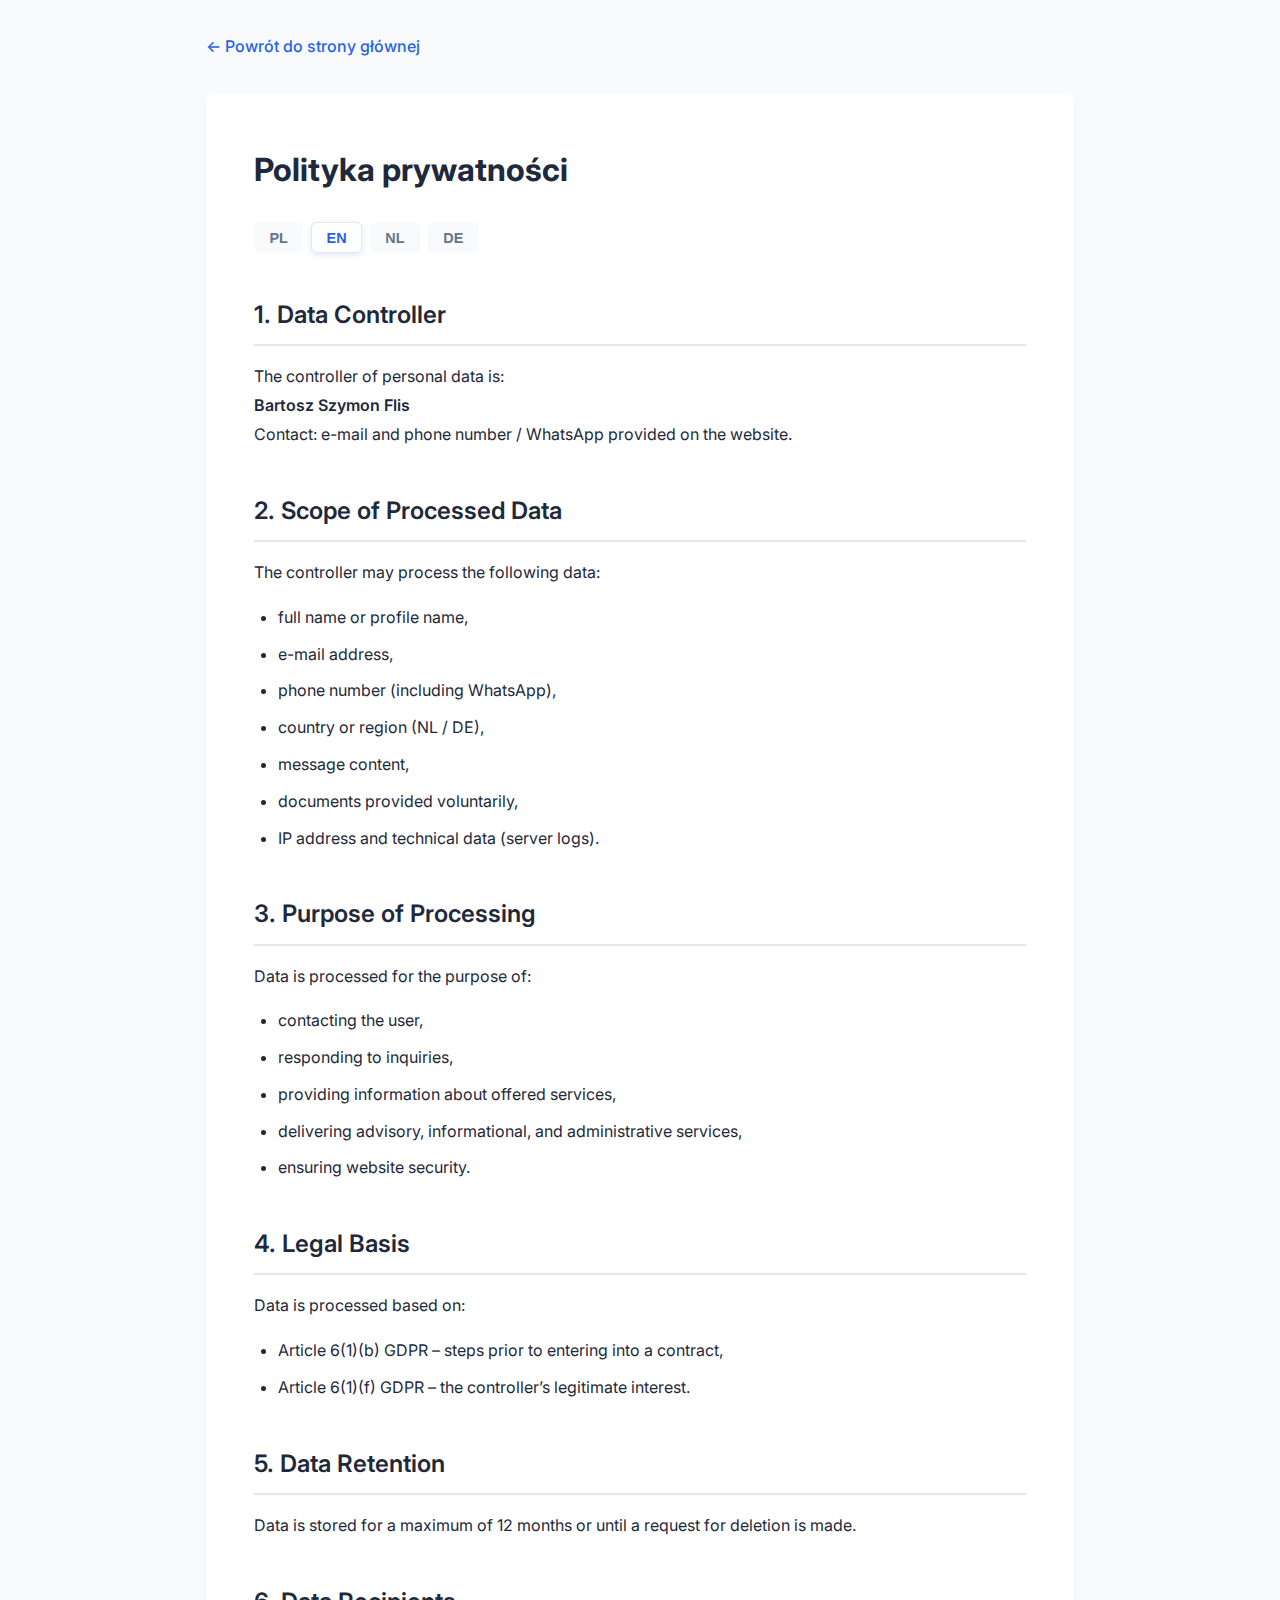
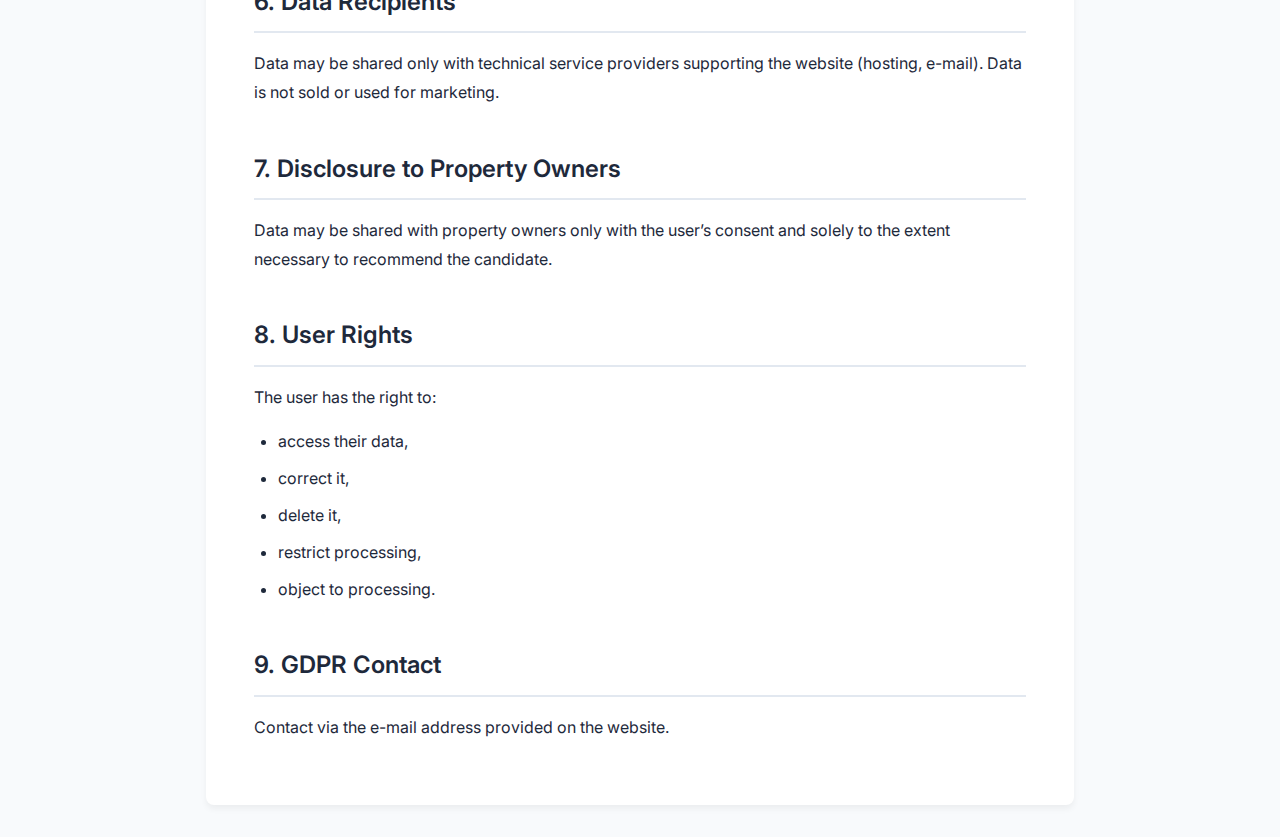
<file: polityka-prywatnosci.html>
<!DOCTYPE html>
<html lang="pl">
<head>
    <meta charset="UTF-8">
    <meta name="viewport" content="width=device-width, initial-scale=1.0">
    <title>Polityka Prywatności - NL•DE Relocation</title>
    <link rel="icon" href="data:image/svg+xml,<svg xmlns='http://www.w3.org/2000/svg' viewBox='0 0 100 100'><text y='.9em' font-size='90'>🏠</text></svg>">
    <link rel="preconnect" href="https://fonts.googleapis.com">
    <link rel="preconnect" href="https://fonts.gstatic.com" crossorigin>
    <link href="https://fonts.googleapis.com/css2?family=Inter:wght@400;500;600;700&display=swap" rel="stylesheet">
    <style>
        :root {
            --color-primary: #2563eb;
            --color-text: #1e293b;
            --color-text-light: #64748b;
            --color-bg: #ffffff;
            --color-bg-light: #f8fafc;
            --color-border: #e2e8f0;
            --spacing: 1rem;
            --max-width: 900px;
            --border-radius: 0.5rem;
        }
        
        * {
            margin: 0;
            padding: 0;
            box-sizing: border-box;
        }
        
        body {
            font-family: 'Inter', -apple-system, BlinkMacSystemFont, 'Segoe UI', sans-serif;
            line-height: 1.8;
            color: var(--color-text);
            background-color: var(--color-bg-light);
        }
        
        .container {
            max-width: var(--max-width);
            margin: 0 auto;
            padding: 2rem var(--spacing);
        }
        
        .back-link {
            display: inline-flex;
            align-items: center;
            gap: 0.5rem;
            color: var(--color-primary);
            text-decoration: none;
            margin-bottom: 2rem;
            font-weight: 500;
            transition: all 0.3s ease;
        }
        
        .back-link:hover {
            gap: 0.75rem;
        }
        
        .document {
            background: var(--color-bg);
            border-radius: var(--border-radius);
            padding: 3rem;
            box-shadow: 0 4px 6px rgba(0, 0, 0, 0.05);
        }

        .lang-selector {
            display: flex;
            flex-wrap: wrap;
            gap: 0.5rem;
            margin: 1.5rem 0 2rem;
        }

        .lang-btn {
            padding: 0.4rem 0.9rem;
            border-radius: 0.35rem;
            font-size: 0.9rem;
            font-weight: 600;
            color: var(--color-text-light);
            background: var(--color-bg-light);
            border: 1px solid transparent;
            transition: all 0.3s ease;
        }

        .lang-btn:hover,
        .lang-btn.active {
            color: var(--color-primary);
            background: var(--color-bg);
            border-color: var(--color-border);
            box-shadow: 0 2px 6px rgba(37, 99, 235, 0.15);
        }

        .hidden {
            display: none;
        }
        
        h1 {
            font-size: 2rem;
            font-weight: 700;
            margin-bottom: 1rem;
            color: var(--color-text);
        }
        
        h2 {
            font-size: 1.5rem;
            font-weight: 600;
            margin-top: 2.5rem;
            margin-bottom: 1rem;
            color: var(--color-text);
            border-bottom: 2px solid var(--color-border);
            padding-bottom: 0.5rem;
        }
        
        p {
            margin-bottom: 1rem;
            color: var(--color-text);
        }
        
        ul {
            margin-bottom: 1.5rem;
            padding-left: 1.5rem;
        }
        
        li {
            margin-bottom: 0.5rem;
            color: var(--color-text);
        }
        
        strong {
            font-weight: 600;
            color: var(--color-text);
        }
        
        @media (max-width: 768px) {
            .document {
                padding: 2rem 1.5rem;
            }
            
            h1 {
                font-size: 1.75rem;
            }
            
            h2 {
                font-size: 1.25rem;
            }

            .lang-selector {
                gap: 0.4rem;
            }

            .lang-btn {
                flex: 1 1 72px;
                text-align: center;
            }
        }
    </style>
</head>
<body>
    <div class="container">
        <a href="index.html" class="back-link">← Powrót do strony głównej</a>
        
        <section class="document policy-section">
            <h1>Polityka prywatności</h1>
            <div class="lang-selector" role="tablist" aria-label="Wybór języka">
                <button class="lang-btn active" type="button" data-lang="pl" role="tab" aria-selected="true">PL</button>
                <button class="lang-btn" type="button" data-lang="en" role="tab" aria-selected="false">EN</button>
                <button class="lang-btn" type="button" data-lang="nl" role="tab" aria-selected="false">NL</button>
                <button class="lang-btn" type="button" data-lang="de" role="tab" aria-selected="false">DE</button>
            </div>

            <div id="policy-pl">
                <h2>1. Administrator danych</h2>
                <p>Administratorem danych osobowych jest:<br><strong>Bartosz Szymon Flis</strong><br>Kontakt: e-mail oraz numer telefonu / WhatsApp podane na stronie internetowej.</p>

                <h2>2. Zakres przetwarzanych danych</h2>
                <p>Administrator może przetwarzać następujące dane:</p>
                <ul>
                    <li>imię i nazwisko lub nazwa profilu,</li>
                    <li>adres e-mail,</li>
                    <li>numer telefonu (w tym WhatsApp),</li>
                    <li>kraj lub region (NL / DE),</li>
                    <li>treść wiadomości,</li>
                    <li>dobrowolnie przekazane dokumenty,</li>
                    <li>adres IP oraz dane techniczne (logi serwera).</li>
                </ul>

                <h2>3. Cel przetwarzania danych</h2>
                <p>Dane przetwarzane są w celu:</p>
                <ul>
                    <li>kontaktu z użytkownikiem,</li>
                    <li>udzielenia odpowiedzi na zapytanie,</li>
                    <li>przekazania informacji o oferowanych usługach,</li>
                    <li>realizacji usług informacyjno-doradczych i administracyjnych,</li>
                    <li>zapewnienia bezpieczeństwa strony.</li>
                </ul>

                <h2>4. Podstawa prawna</h2>
                <p>Dane przetwarzane są na podstawie:</p>
                <ul>
                    <li>art. 6 ust. 1 lit. b RODO – działania przed zawarciem umowy,</li>
                    <li>art. 6 ust. 1 lit. f RODO – prawnie uzasadniony interes administratora.</li>
                </ul>

                <h2>5. Okres przechowywania danych</h2>
                <p>Dane przechowywane są maksymalnie 12 miesięcy lub do momentu żądania ich usunięcia.</p>

                <h2>6. Odbiorcy danych</h2>
                <p>Dane mogą być przekazywane wyłącznie podmiotom technicznym obsługującym stronę (hosting, e-mail). Dane nie są sprzedawane ani wykorzystywane marketingowo.</p>

                <h2>7. Przekazywanie danych właścicielom nieruchomości</h2>
                <p>Dane mogą być przekazywane właścicielom nieruchomości wyłącznie po uzyskaniu zgody użytkownika i tylko w zakresie niezbędnym do polecenia kandydata.</p>

                <h2>8. Prawa użytkownika</h2>
                <p>Użytkownik ma prawo do:</p>
                <ul>
                    <li>dostępu do danych,</li>
                    <li>ich poprawiania,</li>
                    <li>usunięcia,</li>
                    <li>ograniczenia przetwarzania,</li>
                    <li>wniesienia sprzeciwu.</li>
                </ul>

                <h2>9. Kontakt w sprawach RODO</h2>
                <p>Kontakt poprzez e-mail podany na stronie internetowej.</p>
            </div>

            <div id="policy-en" class="hidden">
                <h2>1. Data Controller</h2>
                <p>The controller of personal data is:<br><strong>Bartosz Szymon Flis</strong><br>Contact: e-mail and phone number / WhatsApp provided on the website.</p>

                <h2>2. Scope of Processed Data</h2>
                <p>The controller may process the following data:</p>
                <ul>
                    <li>full name or profile name,</li>
                    <li>e-mail address,</li>
                    <li>phone number (including WhatsApp),</li>
                    <li>country or region (NL / DE),</li>
                    <li>message content,</li>
                    <li>documents provided voluntarily,</li>
                    <li>IP address and technical data (server logs).</li>
                </ul>

                <h2>3. Purpose of Processing</h2>
                <p>Data is processed for the purpose of:</p>
                <ul>
                    <li>contacting the user,</li>
                    <li>responding to inquiries,</li>
                    <li>providing information about offered services,</li>
                    <li>delivering advisory, informational, and administrative services,</li>
                    <li>ensuring website security.</li>
                </ul>

                <h2>4. Legal Basis</h2>
                <p>Data is processed based on:</p>
                <ul>
                    <li>Article 6(1)(b) GDPR – steps prior to entering into a contract,</li>
                    <li>Article 6(1)(f) GDPR – the controller’s legitimate interest.</li>
                </ul>

                <h2>5. Data Retention</h2>
                <p>Data is stored for a maximum of 12 months or until a request for deletion is made.</p>

                <h2>6. Data Recipients</h2>
                <p>Data may be shared only with technical service providers supporting the website (hosting, e-mail). Data is not sold or used for marketing.</p>

                <h2>7. Disclosure to Property Owners</h2>
                <p>Data may be shared with property owners only with the user’s consent and solely to the extent necessary to recommend the candidate.</p>

                <h2>8. User Rights</h2>
                <p>The user has the right to:</p>
                <ul>
                    <li>access their data,</li>
                    <li>correct it,</li>
                    <li>delete it,</li>
                    <li>restrict processing,</li>
                    <li>object to processing.</li>
                </ul>

                <h2>9. GDPR Contact</h2>
                <p>Contact via the e-mail address provided on the website.</p>
            </div>

            <div id="policy-nl" class="hidden">
                <h2>1. Verwerkingsverantwoordelijke</h2>
                <p>De verwerkingsverantwoordelijke voor persoonsgegevens is:<br><strong>Bartosz Szymon Flis</strong><br>Contact: e-mail en telefoonnummer / WhatsApp vermeld op de website.</p>

                <h2>2. Omvang van de verwerkte gegevens</h2>
                <p>De verwerkingsverantwoordelijke kan de volgende gegevens verwerken:</p>
                <ul>
                    <li>voor- en achternaam of profielnaam,</li>
                    <li>e-mailadres,</li>
                    <li>telefoonnummer (inclusief WhatsApp),</li>
                    <li>land of regio (NL / DE),</li>
                    <li>inhoud van het bericht,</li>
                    <li>vrijwillig verstrekte documenten,</li>
                    <li>IP-adres en technische gegevens (serverlogs).</li>
                </ul>

                <h2>3. Doel van de verwerking</h2>
                <p>Gegevens worden verwerkt met als doel:</p>
                <ul>
                    <li>contact met de gebruiker,</li>
                    <li>beantwoorden van vragen,</li>
                    <li>informeren over aangeboden diensten,</li>
                    <li>uitvoeren van informatieve, adviserende en administratieve diensten,</li>
                    <li>beveiliging van de website.</li>
                </ul>

                <h2>4. Rechtsgrond</h2>
                <p>Gegevens worden verwerkt op basis van:</p>
                <ul>
                    <li>artikel 6 lid 1 sub b AVG – handelingen voorafgaand aan een overeenkomst,</li>
                    <li>artikel 6 lid 1 sub f AVG – gerechtvaardigd belang van de verwerkingsverantwoordelijke.</li>
                </ul>

                <h2>5. Bewaartermijn</h2>
                <p>Gegevens worden maximaal 12 maanden bewaard of tot het moment dat om verwijdering wordt gevraagd.</p>

                <h2>6. Ontvangers van gegevens</h2>
                <p>Gegevens kunnen uitsluitend worden gedeeld met technische dienstverleners die de website ondersteunen (hosting, e-mail). Gegevens worden niet verkocht of gebruikt voor marketing.</p>

                <h2>7. Doorgifte aan vastgoedeigenaren</h2>
                <p>Gegevens kunnen uitsluitend met toestemming van de gebruiker worden gedeeld met vastgoedeigenaren en alleen voor zover nodig om de kandidaat voor te stellen.</p>

                <h2>8. Rechten van de gebruiker</h2>
                <p>De gebruiker heeft het recht om:</p>
                <ul>
                    <li>inzage in gegevens te krijgen,</li>
                    <li>gegevens te laten corrigeren,</li>
                    <li>gegevens te laten verwijderen,</li>
                    <li>de verwerking te beperken,</li>
                    <li>bezwaar te maken.</li>
                </ul>

                <h2>9. Contact over AVG</h2>
                <p>Contact via het e-mailadres dat op de website staat vermeld.</p>
            </div>

            <div id="policy-de" class="hidden">
                <h2>1. Verantwortlicher</h2>
                <p>Verantwortlich für die Verarbeitung personenbezogener Daten ist:<br><strong>Bartosz Szymon Flis</strong><br>Kontakt: E-Mail und Telefonnummer / WhatsApp wie auf der Website angegeben.</p>

                <h2>2. Umfang der verarbeiteten Daten</h2>
                <p>Der Verantwortliche kann folgende Daten verarbeiten:</p>
                <ul>
                    <li>Vor- und Nachname oder Profilname,</li>
                    <li>E-Mail-Adresse,</li>
                    <li>Telefonnummer (einschließlich WhatsApp),</li>
                    <li>Land oder Region (NL / DE),</li>
                    <li>Nachrichteninhalt,</li>
                    <li>freiwillig bereitgestellte Dokumente,</li>
                    <li>IP-Adresse und technische Daten (Server-Logs).</li>
                </ul>

                <h2>3. Zweck der Verarbeitung</h2>
                <p>Daten werden verarbeitet zu folgenden Zwecken:</p>
                <ul>
                    <li>Kontaktaufnahme mit dem Nutzer,</li>
                    <li>Beantwortung von Anfragen,</li>
                    <li>Bereitstellung von Informationen zu angebotenen Dienstleistungen,</li>
                    <li>Erbringung von Informations-, Beratungs- und Verwaltungsleistungen,</li>
                    <li>Sicherheit der Website.</li>
                </ul>

                <h2>4. Rechtsgrundlage</h2>
                <p>Die Verarbeitung erfolgt auf Grundlage von:</p>
                <ul>
                    <li>Art. 6 Abs. 1 lit. b DSGVO – Maßnahmen vor Abschluss eines Vertrags,</li>
                    <li>Art. 6 Abs. 1 lit. f DSGVO – berechtigtes Interesse des Verantwortlichen.</li>
                </ul>

                <h2>5. Speicherdauer</h2>
                <p>Daten werden maximal 12 Monate gespeichert oder bis zur Anforderung ihrer Löschung.</p>

                <h2>6. Empfänger der Daten</h2>
                <p>Daten dürfen ausschließlich an technische Dienstleister weitergegeben werden, die die Website betreuen (Hosting, E-Mail). Daten werden weder verkauft noch zu Marketingzwecken verwendet.</p>

                <h2>7. Weitergabe an Immobilieneigentümer</h2>
                <p>Daten dürfen nur mit Zustimmung des Nutzers und ausschließlich im erforderlichen Umfang an Immobilieneigentümer weitergegeben werden, um den Kandidaten vorzuschlagen.</p>

                <h2>8. Rechte des Nutzers</h2>
                <p>Der Nutzer hat das Recht auf:</p>
                <ul>
                    <li>Zugriff auf die Daten,</li>
                    <li>Berichtigung,</li>
                    <li>Löschung,</li>
                    <li>Einschränkung der Verarbeitung,</li>
                    <li>Widerspruch.</li>
                </ul>

                <h2>9. Kontakt in DSGVO-Angelegenheiten</h2>
                <p>Kontakt per E-Mail, die auf der Website angegeben ist.</p>
            </div>
        </section>
    </div>
    <script>
        const langButtons = document.querySelectorAll('.lang-btn');
        const policyBlocks = {
            pl: document.getElementById('policy-pl'),
            en: document.getElementById('policy-en'),
            nl: document.getElementById('policy-nl'),
            de: document.getElementById('policy-de')
        };

        const setActiveLanguage = (lang) => {
            langButtons.forEach(button => {
                const isActive = button.dataset.lang === lang;
                button.classList.toggle('active', isActive);
                button.setAttribute('aria-selected', isActive.toString());
            });

            Object.entries(policyBlocks).forEach(([key, block]) => {
                if (!block) {
                    return;
                }
                block.classList.toggle('hidden', key !== lang);
            });
        };

        langButtons.forEach(button => {
            button.addEventListener('click', () => {
                setActiveLanguage(button.dataset.lang);
            });
        });

        const preferredLang = (navigator.language || '').toLowerCase();
        const normalizedLang = preferredLang.split('-')[0];
        if (policyBlocks[normalizedLang]) {
            setActiveLanguage(normalizedLang);
        }
    </script>
</body>
</html>
</file>
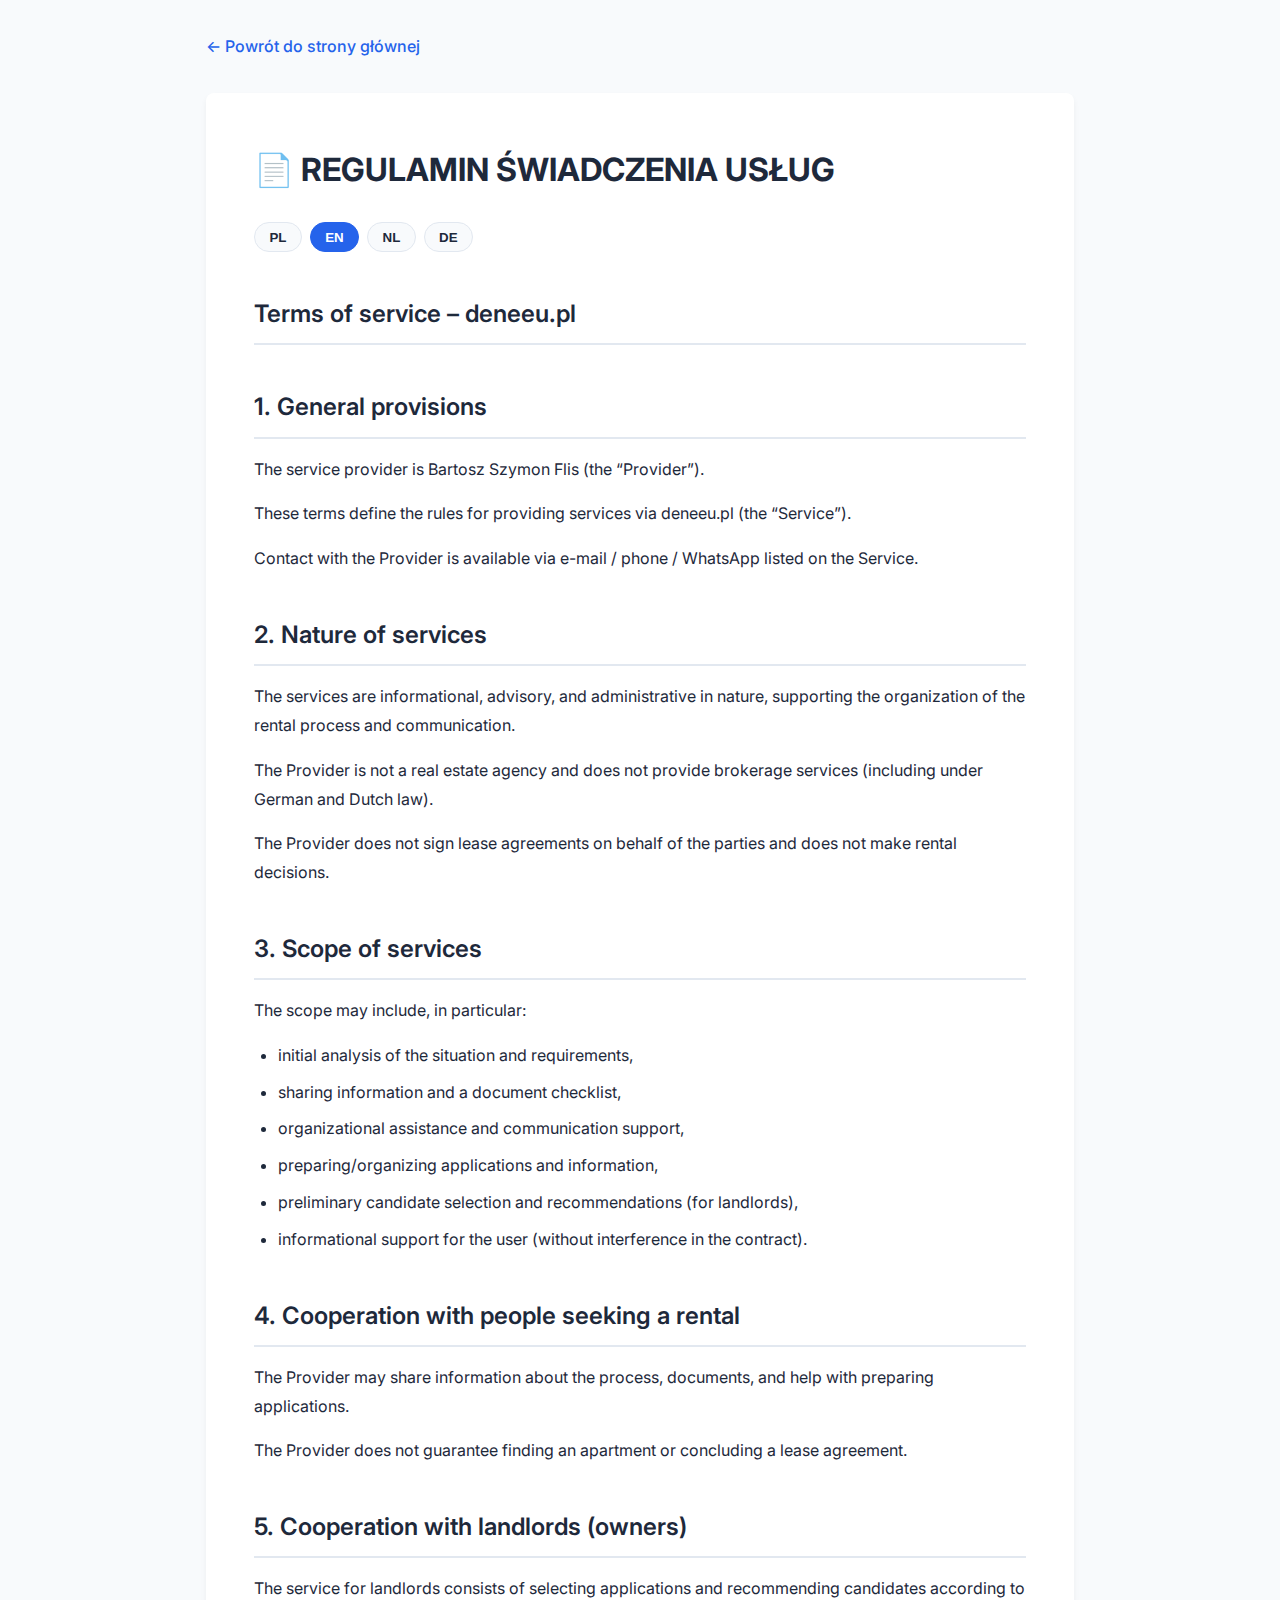
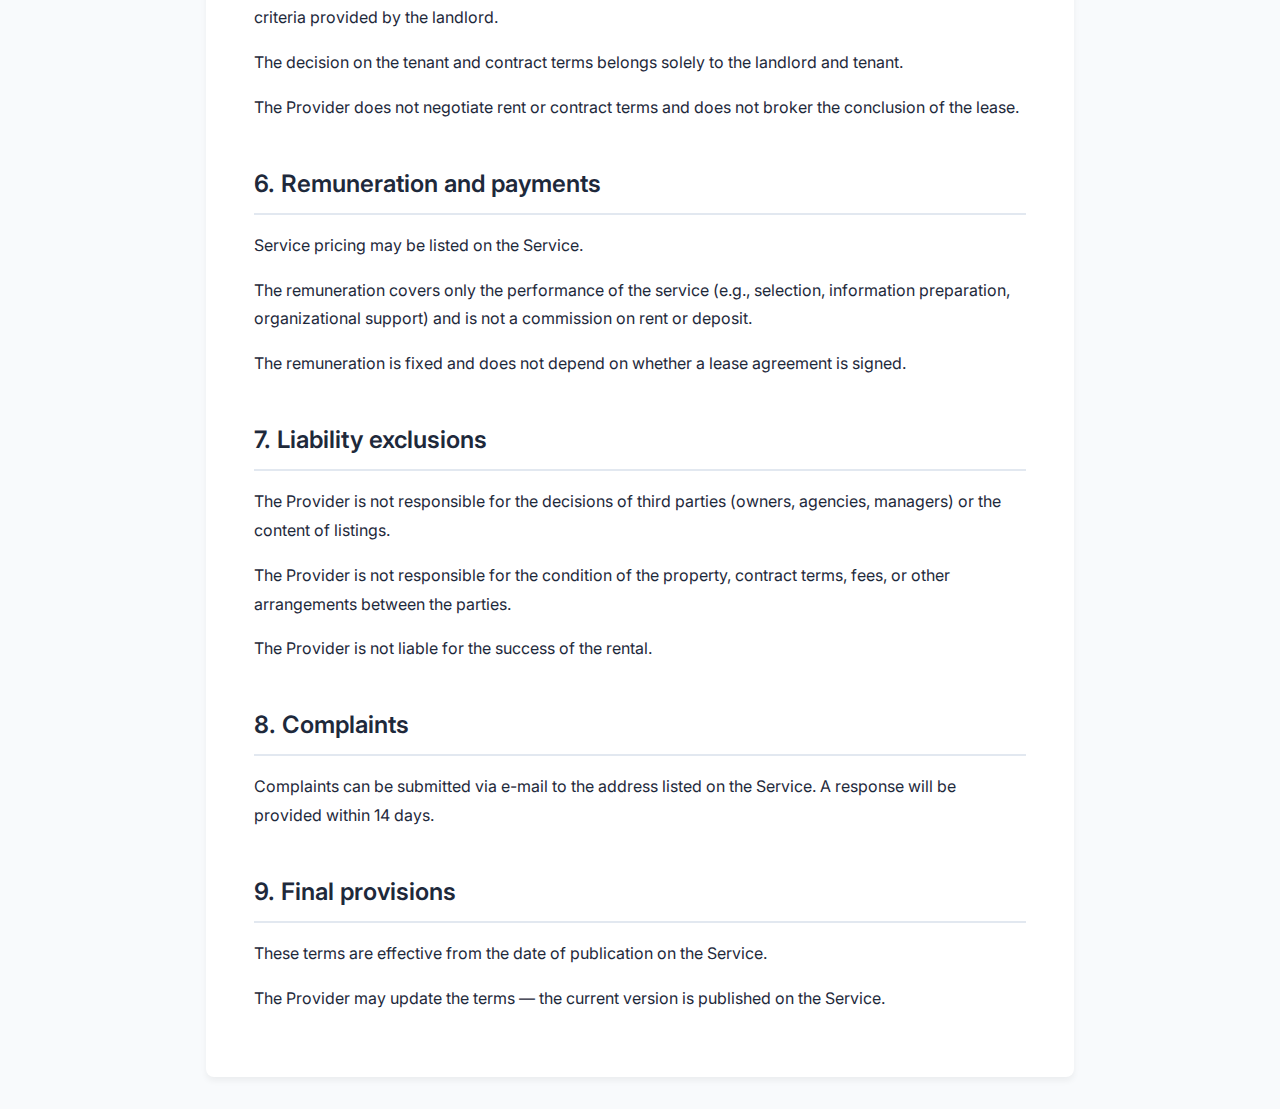
<file: regulamin.html>
<!DOCTYPE html>
<html lang="pl">
<head>
    <meta charset="UTF-8">
    <meta name="viewport" content="width=device-width, initial-scale=1.0">
    <title>Regulamin - NL•DE Relocation</title>
    <link rel="icon" href="data:image/svg+xml,<svg xmlns='http://www.w3.org/2000/svg' viewBox='0 0 100 100'><text y='.9em' font-size='90'>🏠</text></svg>">
    <link rel="preconnect" href="https://fonts.googleapis.com">
    <link rel="preconnect" href="https://fonts.gstatic.com" crossorigin>
    <link href="https://fonts.googleapis.com/css2?family=Inter:wght@400;500;600;700&display=swap" rel="stylesheet">
    <style>
        :root {
            --color-primary: #2563eb;
            --color-text: #1e293b;
            --color-text-light: #64748b;
            --color-bg: #ffffff;
            --color-bg-light: #f8fafc;
            --color-border: #e2e8f0;
            --spacing: 1rem;
            --max-width: 900px;
            --border-radius: 0.5rem;
        }
        
        * {
            margin: 0;
            padding: 0;
            box-sizing: border-box;
        }
        
        body {
            font-family: 'Inter', -apple-system, BlinkMacSystemFont, 'Segoe UI', sans-serif;
            line-height: 1.8;
            color: var(--color-text);
            background-color: var(--color-bg-light);
        }
        
        .container {
            max-width: var(--max-width);
            margin: 0 auto;
            padding: 2rem var(--spacing);
        }
        
        .back-link {
            display: inline-flex;
            align-items: center;
            gap: 0.5rem;
            color: var(--color-primary);
            text-decoration: none;
            margin-bottom: 2rem;
            font-weight: 500;
            transition: all 0.3s ease;
        }
        
        .back-link:hover {
            gap: 0.75rem;
        }
        
        .document {
            background: var(--color-bg);
            border-radius: var(--border-radius);
            padding: 3rem;
            box-shadow: 0 4px 6px rgba(0, 0, 0, 0.05);
        }

        .lang-selector {
            display: flex;
            gap: 0.5rem;
            margin: 1.5rem 0 2rem;
            flex-wrap: wrap;
        }

        .lang-btn {
            background: var(--color-bg-light);
            border: 1px solid var(--color-border);
            color: var(--color-text);
            padding: 0.4rem 0.9rem;
            border-radius: 999px;
            cursor: pointer;
            font-weight: 600;
            transition: all 0.2s ease;
        }

        .lang-btn:hover,
        .lang-btn.active {
            background: var(--color-primary);
            color: #ffffff;
            border-color: var(--color-primary);
        }
        
        h1 {
            font-size: 2rem;
            font-weight: 700;
            margin-bottom: 1rem;
            color: var(--color-text);
        }
        
        h2 {
            font-size: 1.5rem;
            font-weight: 600;
            margin-top: 2.5rem;
            margin-bottom: 1rem;
            color: var(--color-text);
            border-bottom: 2px solid var(--color-border);
            padding-bottom: 0.5rem;
        }
        
        p {
            margin-bottom: 1rem;
            color: var(--color-text);
        }
        
        ul {
            margin-bottom: 1.5rem;
            padding-left: 1.5rem;
        }
        
        li {
            margin-bottom: 0.5rem;
            color: var(--color-text);
        }

        .terms-content.hidden {
            display: none;
        }
        
        @media (max-width: 768px) {
            .document {
                padding: 2rem 1.5rem;
            }
            
            h1 {
                font-size: 1.75rem;
            }
            
            h2 {
                font-size: 1.25rem;
            }
        }
    </style>
</head>
<body>
    <div class="container">
        <a href="index.html" class="back-link">← Powrót do strony głównej</a>
        
        <div class="document">
            <h1>📄 REGULAMIN ŚWIADCZENIA USŁUG</h1>
            <div class="lang-selector" aria-label="Wybór języka">
                <button class="lang-btn active" data-lang="pl">PL</button>
                <button class="lang-btn" data-lang="en">EN</button>
                <button class="lang-btn" data-lang="nl">NL</button>
                <button class="lang-btn" data-lang="de">DE</button>
            </div>

            <div id="terms-pl" class="terms-content">
                <h2>Regulamin świadczenia usług – deneeu.pl</h2>

                <h2>1. Postanowienia ogólne</h2>
                <p>Usługodawcą jest Bartosz Szymon Flis (dalej „Usługodawca”).</p>
                <p>Regulamin określa zasady świadczenia usług w ramach strony deneeu.pl („Serwis”).</p>
                <p>Kontakt z Usługodawcą odbywa się przez e-mail / telefon / WhatsApp wskazane w Serwisie.</p>

                <h2>2. Charakter usług</h2>
                <p>Usługi mają charakter informacyjno-doradczy i administracyjny – polegają na wsparciu w uporządkowaniu procesu najmu i komunikacji.</p>
                <p>Usługodawca nie jest agencją nieruchomości i nie świadczy usług pośrednictwa (w tym w rozumieniu prawa niemieckiego i niderlandzkiego).</p>
                <p>Usługodawca nie podpisuje umów najmu w imieniu stron ani nie podejmuje decyzji o wynajmie.</p>

                <h2>3. Zakres usług</h2>
                <p>Zakres może obejmować w szczególności:</p>
                <ul>
                    <li>wstępną analizę sytuacji i wymagań,</li>
                    <li>przekazanie informacji i checklist dokumentów,</li>
                    <li>pomoc organizacyjną i wsparcie komunikacyjne,</li>
                    <li>przygotowanie/porządkowanie zgłoszeń i informacji,</li>
                    <li>wstępną selekcję kandydatów i polecenie zgłoszeń (dla wynajmujących),</li>
                    <li>wsparcie informacyjne po stronie użytkownika (bez ingerencji w umowę).</li>
                </ul>

                <h2>4. Zasady współpracy z osobami szukającymi najmu</h2>
                <p>Usługodawca może przekazywać informacje o procesie, dokumentach oraz pomaganiu w przygotowaniu zgłoszeń.</p>
                <p>Usługodawca nie gwarantuje znalezienia mieszkania ani zawarcia umowy najmu.</p>

                <h2>5. Zasady współpracy z wynajmującymi (właścicielami)</h2>
                <p>Usługa dla wynajmujących polega na selekcji zgłoszeń i poleceniu kandydatów zgodnie z kryteriami przekazanymi przez wynajmującego.</p>
                <p>Decyzja o wyborze najemcy oraz warunki umowy należą wyłącznie do wynajmującego i najemcy.</p>
                <p>Usługodawca nie negocjuje czynszu ani warunków umowy i nie pośredniczy w jej zawarciu.</p>

                <h2>6. Wynagrodzenie i płatności</h2>
                <p>Cennik usług może być wskazany w Serwisie.</p>
                <p>Wynagrodzenie dotyczy wyłącznie wykonania usługi (np. selekcji, opracowania informacji, wsparcia organizacyjnego) i nie jest prowizją od czynszu ani kaucji.</p>
                <p>Wynagrodzenie jest stałe i nie zależy od tego, czy dojdzie do podpisania umowy najmu.</p>

                <h2>7. Wyłączenia odpowiedzialności</h2>
                <p>Usługodawca nie odpowiada za decyzje osób trzecich (właścicieli, agencji, zarządców) ani za treść ogłoszeń.</p>
                <p>Usługodawca nie odpowiada za stan nieruchomości, warunki umowy, wysokość opłat ani inne ustalenia między stronami.</p>
                <p>Usługodawca nie ponosi odpowiedzialności za skuteczność wynajmu.</p>

                <h2>8. Reklamacje</h2>
                <p>Reklamacje można składać e-mailowo na adres wskazany w Serwisie. Odpowiedź zostanie udzielona w terminie do 14 dni.</p>

                <h2>9. Postanowienia końcowe</h2>
                <p>Regulamin obowiązuje od dnia publikacji w Serwisie.</p>
                <p>Usługodawca może aktualizować regulamin – aktualna wersja jest publikowana w Serwisie.</p>
            </div>

            <div id="terms-en" class="terms-content hidden">
                <h2>Terms of service – deneeu.pl</h2>

                <h2>1. General provisions</h2>
                <p>The service provider is Bartosz Szymon Flis (the “Provider”).</p>
                <p>These terms define the rules for providing services via deneeu.pl (the “Service”).</p>
                <p>Contact with the Provider is available via e-mail / phone / WhatsApp listed on the Service.</p>

                <h2>2. Nature of services</h2>
                <p>The services are informational, advisory, and administrative in nature, supporting the organization of the rental process and communication.</p>
                <p>The Provider is not a real estate agency and does not provide brokerage services (including under German and Dutch law).</p>
                <p>The Provider does not sign lease agreements on behalf of the parties and does not make rental decisions.</p>

                <h2>3. Scope of services</h2>
                <p>The scope may include, in particular:</p>
                <ul>
                    <li>initial analysis of the situation and requirements,</li>
                    <li>sharing information and a document checklist,</li>
                    <li>organizational assistance and communication support,</li>
                    <li>preparing/organizing applications and information,</li>
                    <li>preliminary candidate selection and recommendations (for landlords),</li>
                    <li>informational support for the user (without interference in the contract).</li>
                </ul>

                <h2>4. Cooperation with people seeking a rental</h2>
                <p>The Provider may share information about the process, documents, and help with preparing applications.</p>
                <p>The Provider does not guarantee finding an apartment or concluding a lease agreement.</p>

                <h2>5. Cooperation with landlords (owners)</h2>
                <p>The service for landlords consists of selecting applications and recommending candidates according to criteria provided by the landlord.</p>
                <p>The decision on the tenant and contract terms belongs solely to the landlord and tenant.</p>
                <p>The Provider does not negotiate rent or contract terms and does not broker the conclusion of the lease.</p>

                <h2>6. Remuneration and payments</h2>
                <p>Service pricing may be listed on the Service.</p>
                <p>The remuneration covers only the performance of the service (e.g., selection, information preparation, organizational support) and is not a commission on rent or deposit.</p>
                <p>The remuneration is fixed and does not depend on whether a lease agreement is signed.</p>

                <h2>7. Liability exclusions</h2>
                <p>The Provider is not responsible for the decisions of third parties (owners, agencies, managers) or the content of listings.</p>
                <p>The Provider is not responsible for the condition of the property, contract terms, fees, or other arrangements between the parties.</p>
                <p>The Provider is not liable for the success of the rental.</p>

                <h2>8. Complaints</h2>
                <p>Complaints can be submitted via e-mail to the address listed on the Service. A response will be provided within 14 days.</p>

                <h2>9. Final provisions</h2>
                <p>These terms are effective from the date of publication on the Service.</p>
                <p>The Provider may update the terms — the current version is published on the Service.</p>
            </div>

            <div id="terms-nl" class="terms-content hidden">
                <h2>Algemene voorwaarden dienstverlening – deneeu.pl</h2>

                <h2>1. Algemene bepalingen</h2>
                <p>De dienstverlener is Bartosz Szymon Flis (de “Dienstverlener”).</p>
                <p>Deze voorwaarden bepalen de regels voor het verlenen van diensten via deneeu.pl (de “Dienst”).</p>
                <p>Contact met de Dienstverlener verloopt via e-mail / telefoon / WhatsApp zoals vermeld op de Dienst.</p>

                <h2>2. Aard van de diensten</h2>
                <p>De diensten zijn informatief, adviserend en administratief van aard en ondersteunen bij het ordenen van het verhuurproces en de communicatie.</p>
                <p>De Dienstverlener is geen makelaar en verleent geen bemiddelingsdiensten (ook niet in de zin van het Duitse of Nederlandse recht).</p>
                <p>De Dienstverlener ondertekent geen huurovereenkomsten namens partijen en neemt geen beslissingen over verhuur.</p>

                <h2>3. Omvang van de diensten</h2>
                <p>De omvang kan onder meer omvatten:</p>
                <ul>
                    <li>een eerste analyse van de situatie en wensen,</li>
                    <li>het verstrekken van informatie en een documentenchecklist,</li>
                    <li>organisatorische hulp en ondersteuning bij communicatie,</li>
                    <li>het voorbereiden/ordenen van aanmeldingen en informatie,</li>
                    <li>een eerste selectie van kandidaten en het aanbevelen van aanmeldingen (voor verhuurders),</li>
                    <li>informatieve ondersteuning voor de gebruiker (zonder inmenging in de overeenkomst).</li>
                </ul>

                <h2>4. Samenwerking met woningzoekers</h2>
                <p>De Dienstverlener kan informatie geven over het proces, documenten en helpen bij het voorbereiden van aanmeldingen.</p>
                <p>De Dienstverlener garandeert geen woning of het sluiten van een huurovereenkomst.</p>

                <h2>5. Samenwerking met verhuurders (eigenaren)</h2>
                <p>De dienst voor verhuurders bestaat uit het selecteren van aanmeldingen en het aanbevelen van kandidaten volgens de criteria van de verhuurder.</p>
                <p>De beslissing over de huurder en de contractvoorwaarden ligt uitsluitend bij verhuurder en huurder.</p>
                <p>De Dienstverlener onderhandelt niet over huur of contractvoorwaarden en bemiddelt niet bij het sluiten van de overeenkomst.</p>

                <h2>6. Vergoeding en betalingen</h2>
                <p>De tarieven kunnen op de Dienst worden vermeld.</p>
                <p>De vergoeding betreft uitsluitend de uitvoering van de dienst (bijv. selectie, informatievoorbereiding, organisatorische ondersteuning) en is geen commissie over huur of borg.</p>
                <p>De vergoeding is vast en hangt niet af van het al dan niet sluiten van een huurovereenkomst.</p>

                <h2>7. Aansprakelijkheidsuitsluitingen</h2>
                <p>De Dienstverlener is niet verantwoordelijk voor beslissingen van derden (eigenaren, bureaus, beheerders) of de inhoud van advertenties.</p>
                <p>De Dienstverlener is niet verantwoordelijk voor de staat van het pand, contractvoorwaarden, kosten of andere afspraken tussen partijen.</p>
                <p>De Dienstverlener is niet aansprakelijk voor het succes van de verhuur.</p>

                <h2>8. Klachten</h2>
                <p>Klachten kunnen per e-mail worden ingediend via het adres vermeld op de Dienst. Een reactie wordt binnen 14 dagen gegeven.</p>

                <h2>9. Slotbepalingen</h2>
                <p>Deze voorwaarden gelden vanaf de datum van publicatie op de Dienst.</p>
                <p>De Dienstverlener kan de voorwaarden bijwerken — de actuele versie wordt op de Dienst gepubliceerd.</p>
            </div>

            <div id="terms-de" class="terms-content hidden">
                <h2>Allgemeine Geschäftsbedingungen – deneeu.pl</h2>

                <h2>1. Allgemeine Bestimmungen</h2>
                <p>Dienstleister ist Bartosz Szymon Flis (der „Dienstleister“).</p>
                <p>Diese Bedingungen regeln die Erbringung von Leistungen über den Dienst deneeu.pl (der „Dienst“).</p>
                <p>Die Kontaktaufnahme mit dem Dienstleister erfolgt per E-Mail / Telefon / WhatsApp wie im Dienst angegeben.</p>

                <h2>2. Art der Leistungen</h2>
                <p>Die Leistungen sind informativ, beratend und administrativ und unterstützen die Ordnung des Mietprozesses und der Kommunikation.</p>
                <p>Der Dienstleister ist keine Immobilienagentur und erbringt keine Maklerleistungen (auch nicht im Sinne des deutschen oder niederländischen Rechts).</p>
                <p>Der Dienstleister unterzeichnet keine Mietverträge im Namen der Parteien und trifft keine Entscheidungen über die Vermietung.</p>

                <h2>3. Leistungsumfang</h2>
                <p>Der Umfang kann insbesondere umfassen:</p>
                <ul>
                    <li>eine erste Analyse der Situation und Anforderungen,</li>
                    <li>die Bereitstellung von Informationen und einer Dokumenten-Checkliste,</li>
                    <li>organisatorische Hilfe und Kommunikationsunterstützung,</li>
                    <li>Vorbereitung/Ordnung von Anfragen und Informationen,</li>
                    <li>eine erste Auswahl von Kandidaten und Empfehlung von Bewerbungen (für Vermieter),</li>
                    <li>informative Unterstützung für den Nutzer (ohne Eingriff in den Vertrag).</li>
                </ul>

                <h2>4. Zusammenarbeit mit Wohnungssuchenden</h2>
                <p>Der Dienstleister kann Informationen zum Prozess und zu Dokumenten bereitstellen sowie bei der Vorbereitung von Bewerbungen helfen.</p>
                <p>Der Dienstleister garantiert weder eine Wohnung noch den Abschluss eines Mietvertrags.</p>

                <h2>5. Zusammenarbeit mit Vermietern (Eigentümern)</h2>
                <p>Die Leistung für Vermieter umfasst die Auswahl von Bewerbungen und die Empfehlung von Kandidaten gemäß den vom Vermieter angegebenen Kriterien.</p>
                <p>Die Entscheidung über den Mieter und die Vertragsbedingungen liegt ausschließlich bei Vermieter und Mieter.</p>
                <p>Der Dienstleister verhandelt weder Miete noch Vertragsbedingungen und vermittelt nicht beim Vertragsabschluss.</p>

                <h2>6. Vergütung und Zahlungen</h2>
                <p>Die Preise können im Dienst angegeben sein.</p>
                <p>Die Vergütung betrifft ausschließlich die Ausführung der Leistung (z. B. Auswahl, Informationsaufbereitung, organisatorische Unterstützung) und ist keine Provision auf Miete oder Kaution.</p>
                <p>Die Vergütung ist fest und hängt nicht davon ab, ob ein Mietvertrag zustande kommt.</p>

                <h2>7. Haftungsausschlüsse</h2>
                <p>Der Dienstleister haftet nicht für Entscheidungen Dritter (Eigentümer, Agenturen, Verwalter) oder für den Inhalt von Anzeigen.</p>
                <p>Der Dienstleister haftet nicht für den Zustand der Immobilie, Vertragsbedingungen, Gebühren oder andere Vereinbarungen zwischen den Parteien.</p>
                <p>Der Dienstleister haftet nicht für den Erfolg der Vermietung.</p>

                <h2>8. Beschwerden</h2>
                <p>Beschwerden können per E-Mail an die im Dienst angegebene Adresse eingereicht werden. Eine Antwort erfolgt innerhalb von 14 Tagen.</p>

                <h2>9. Schlussbestimmungen</h2>
                <p>Diese Bedingungen gelten ab dem Datum der Veröffentlichung im Dienst.</p>
                <p>Der Dienstleister kann die Bedingungen aktualisieren — die aktuelle Version wird im Dienst veröffentlicht.</p>
            </div>
        </div>
    </div>
    <script>
        const termsLangButtons = document.querySelectorAll('.lang-btn');
        const termsContents = document.querySelectorAll('.terms-content');
        const supportedLangs = ['pl', 'en', 'nl', 'de'];

        const setTermsLang = (lang) => {
            if (!supportedLangs.includes(lang)) {
                return;
            }
            localStorage.setItem('lang', lang);
            document.documentElement.lang = lang;
            termsContents.forEach((content) => {
                content.classList.toggle('hidden', content.id !== `terms-${lang}`);
            });
            termsLangButtons.forEach((btn) => {
                btn.classList.toggle('active', btn.dataset.lang === lang);
            });
        };

        const storedLang = localStorage.getItem('lang');
        const browserLang = navigator.language.toLowerCase();
        const detectedLang = storedLang && supportedLangs.includes(storedLang)
            ? storedLang
            : browserLang.startsWith('de')
                ? 'de'
                : browserLang.startsWith('nl')
                    ? 'nl'
                    : browserLang.startsWith('en')
                        ? 'en'
                        : 'pl';

        setTermsLang(detectedLang);

        termsLangButtons.forEach((btn) => {
            btn.addEventListener('click', () => {
                setTermsLang(btn.dataset.lang);
            });
        });
    </script>
</body>
</html>
</file>
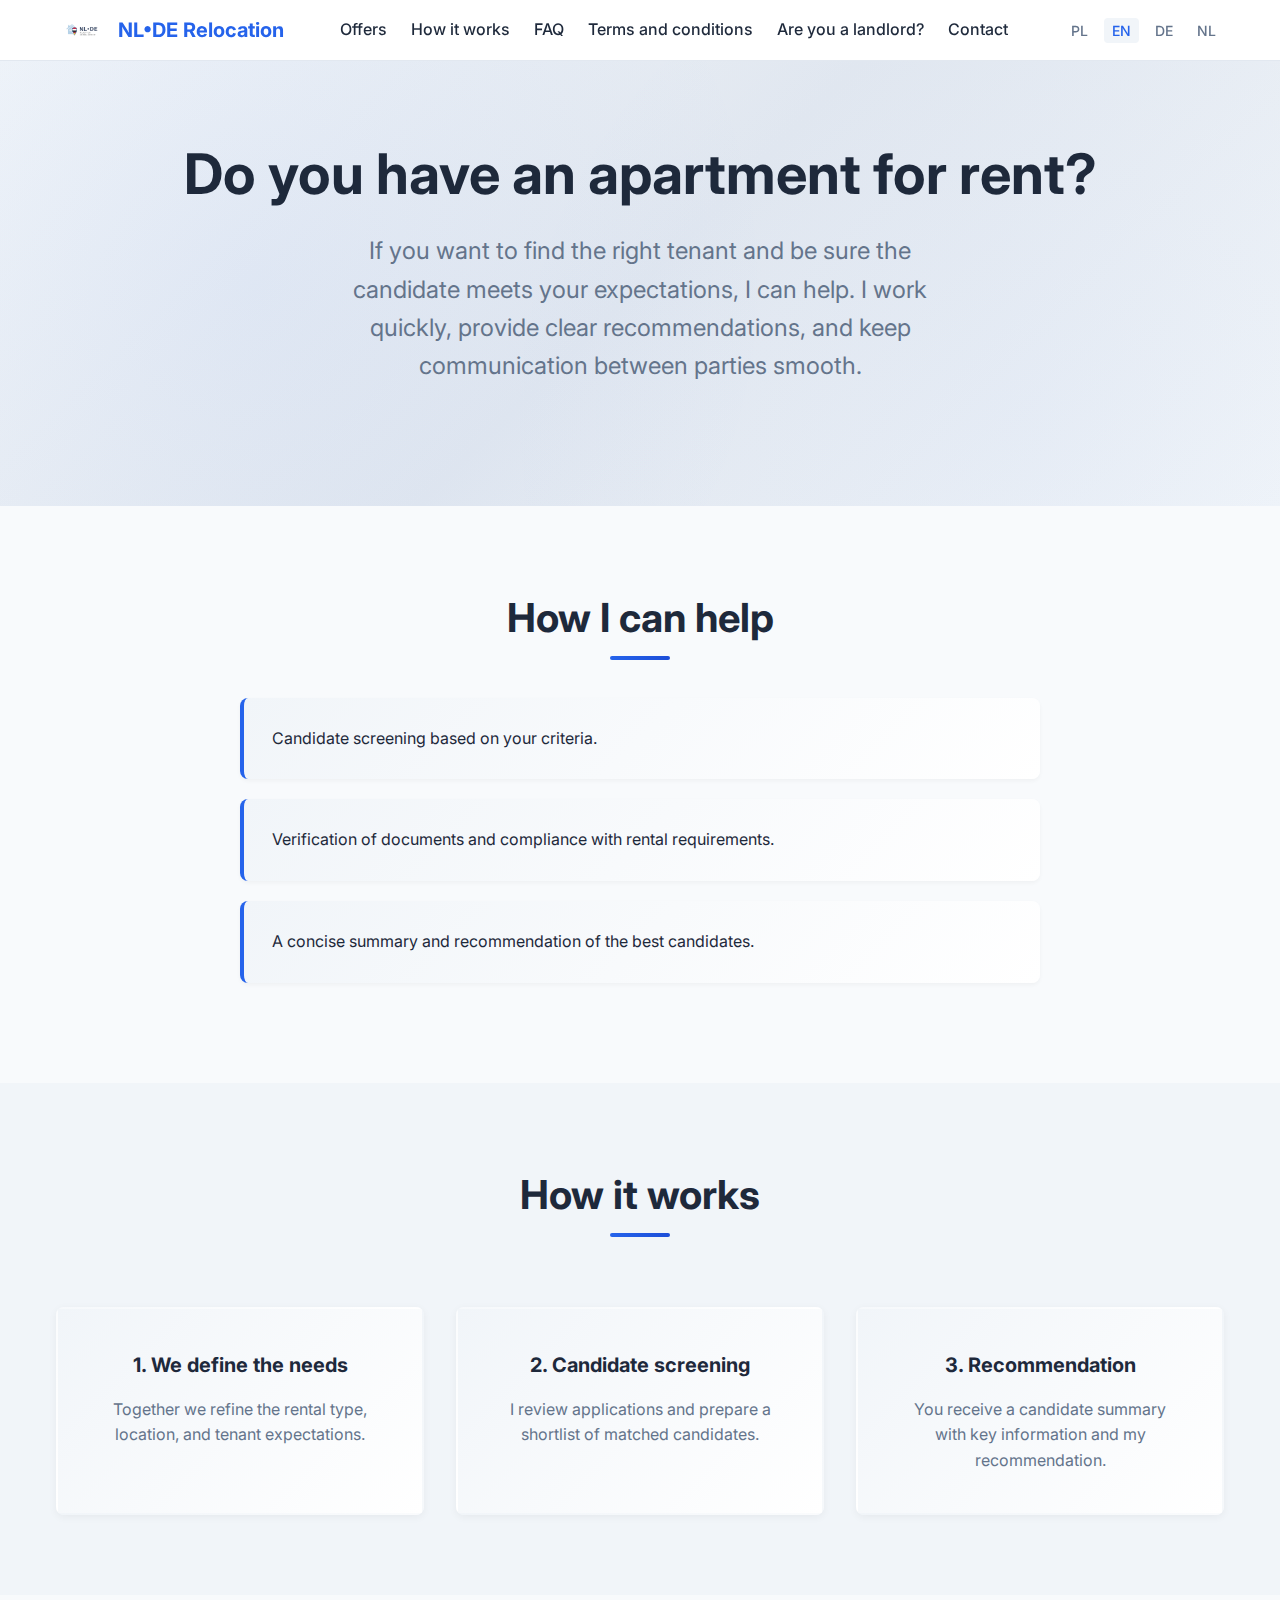
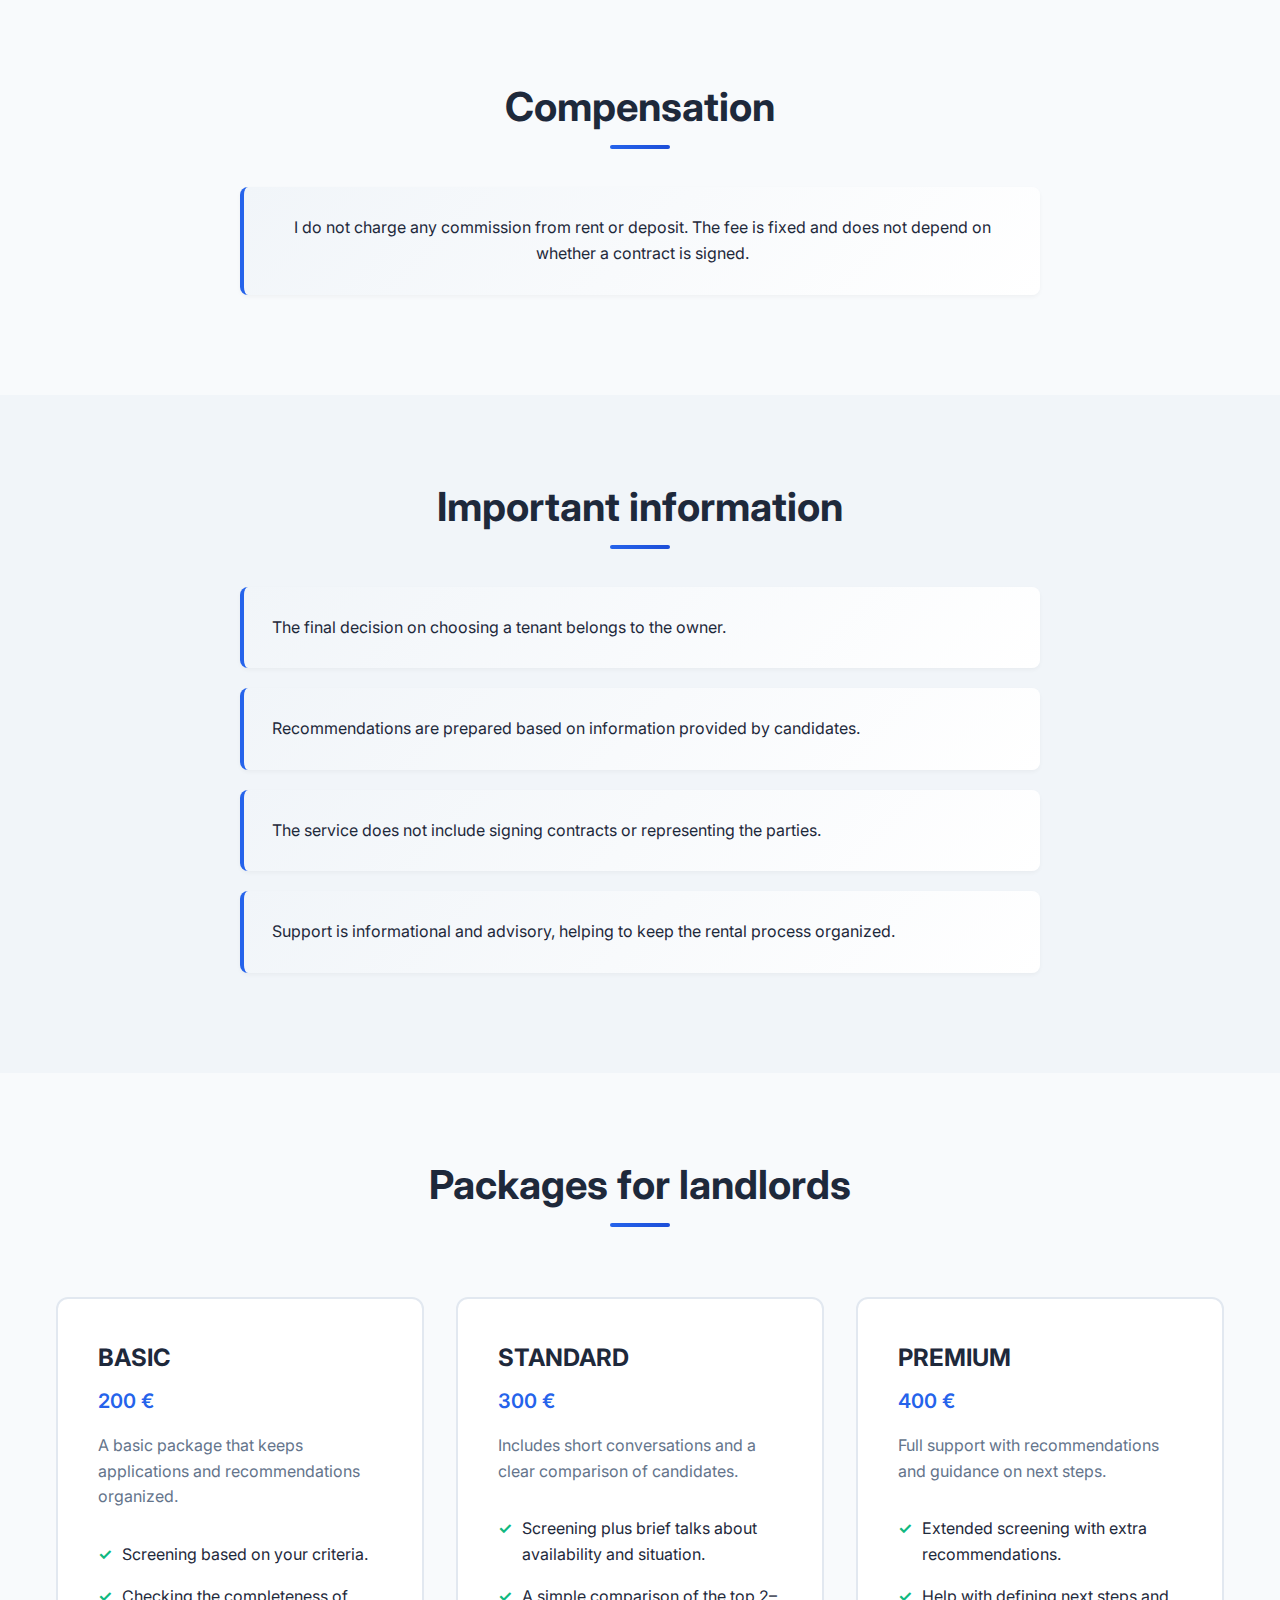
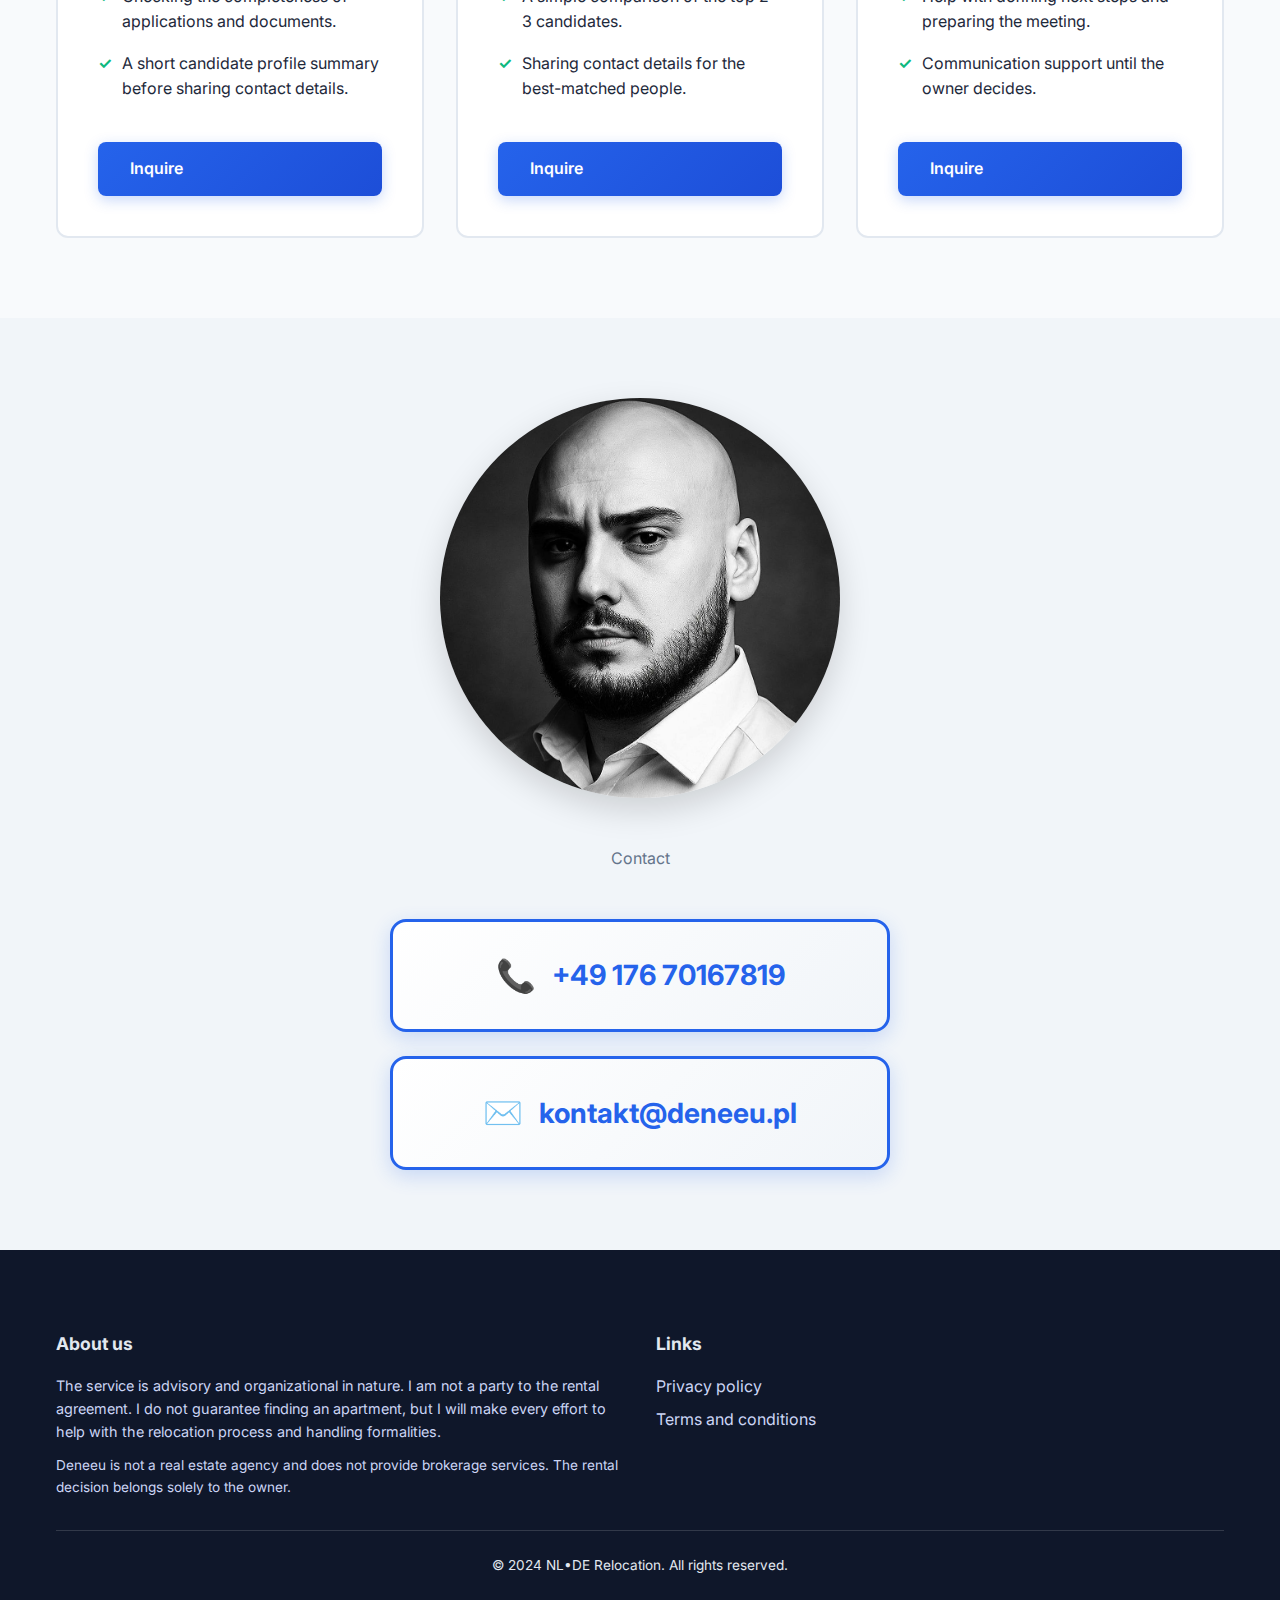
<file: wynajmujacy.html>
<!DOCTYPE html>
<html lang="pl">
<head>
    <meta charset="UTF-8">
    <meta name="viewport" content="width=device-width, initial-scale=1.0">
    <title>Jesteś wynajmującym? - NL•DE Relocation</title>
    <link rel="icon" href="data:image/svg+xml,<svg xmlns='http://www.w3.org/2000/svg' viewBox='0 0 100 100'><text y='.9em' font-size='90'>🏠</text></svg>">
    <link rel="preconnect" href="https://fonts.googleapis.com">
    <link rel="preconnect" href="https://fonts.gstatic.com" crossorigin>
    <link href="https://fonts.googleapis.com/css2?family=Inter:wght@400;500;600;700&display=swap" rel="stylesheet">
    <style>
        :root {
            --color-primary: #2563eb;
            --color-primary-dark: #1d4ed8;
            --color-secondary: #64748b;
            --color-text: #1e293b;
            --color-text-light: #64748b;
            --color-bg: #ffffff;
            --color-bg-light: #f1f5f9;
            --color-border: #e2e8f0;
            --color-success: #10b981;
            --spacing: 1rem;
            --max-width: 1200px;
            --border-radius: 0.5rem;
            --transition: all 0.3s ease;
        }

        * {
            margin: 0;
            padding: 0;
            box-sizing: border-box;
        }

        html {
            scroll-behavior: smooth;
            font-size: 16px;
        }

        body {
            font-family: 'Inter', -apple-system, BlinkMacSystemFont, 'Segoe UI', sans-serif;
            line-height: 1.6;
            color: var(--color-text);
            background-color: #f8fafc;
        }

        img {
            max-width: 100%;
            height: auto;
            display: block;
        }

        a {
            text-decoration: none;
            color: inherit;
            transition: var(--transition);
        }

        button {
            font-family: inherit;
            cursor: pointer;
            border: none;
            background: none;
            transition: var(--transition);
        }

        .container {
            max-width: var(--max-width);
            margin: 0 auto;
            padding: 0 var(--spacing);
        }

        .section {
            padding: 5rem 0;
        }

        .section-title {
            font-size: clamp(1.75rem, 4vw, 2.5rem);
            font-weight: 700;
            margin-bottom: 3rem;
            text-align: center;
            color: var(--color-text);
            position: relative;
            display: inline-block;
            width: 100%;
        }

        .section-title::after {
            content: '';
            position: absolute;
            bottom: -10px;
            left: 50%;
            transform: translateX(-50%);
            width: 60px;
            height: 4px;
            background: linear-gradient(90deg, var(--color-primary), var(--color-primary-dark));
            border-radius: 2px;
        }

        @keyframes fadeInUp {
            from {
                opacity: 0;
                transform: translateY(30px);
            }
            to {
                opacity: 1;
                transform: translateY(0);
            }
        }

        /* Navbar */
        .navbar {
            position: sticky;
            top: 0;
            background: rgba(255, 255, 255, 0.95);
            backdrop-filter: blur(10px);
            border-bottom: 1px solid var(--color-border);
            z-index: 1000;
            padding: 0.75rem 0;
        }

        .nav-container {
            display: flex;
            justify-content: space-between;
            align-items: center;
            gap: 2rem;
        }

        .logo {
            display: flex;
            align-items: center;
            gap: 0.5rem;
            font-weight: 700;
            font-size: 1.25rem;
            color: var(--color-primary);
        }

        .logo img {
            height: 36px;
            width: auto;
            object-fit: contain;
        }

        .nav-menu {
            display: flex;
            gap: 1.5rem;
            list-style: none;
            align-items: center;
        }

        .nav-menu a {
            color: var(--color-text);
            font-weight: 500;
            position: relative;
        }

        .nav-menu a::after {
            content: '';
            position: absolute;
            bottom: -4px;
            left: 0;
            width: 0;
            height: 2px;
            background: var(--color-primary);
            transition: width 0.3s ease;
        }

        .nav-menu a:hover::after {
            width: 100%;
        }

        .lang-selector {
            display: flex;
            gap: 0.5rem;
            align-items: center;
        }

        .lang-btn {
            padding: 0.25rem 0.5rem;
            border-radius: 0.25rem;
            font-size: 0.875rem;
            font-weight: 500;
            color: var(--color-text-light);
            background: transparent;
        }

        .lang-btn:hover, .lang-btn.active {
            color: var(--color-primary);
            background: var(--color-bg-light);
        }

        .mobile-menu-toggle {
            display: none;
            flex-direction: column;
            gap: 4px;
            background: none;
            padding: 0.5rem;
        }

        .mobile-menu-toggle span {
            width: 24px;
            height: 2px;
            background: var(--color-text);
            transition: var(--transition);
        }

        /* Hero */
        .hero {
            padding: 5rem 0;
            background: linear-gradient(135deg, #f1f5f9 0%, #e2e8f0 50%, #f1f5f9 100%);
            text-align: center;
            position: relative;
            overflow: hidden;
        }

        .hero::before {
            content: '';
            position: absolute;
            top: 0;
            left: 0;
            right: 0;
            bottom: 0;
            background: radial-gradient(circle at 20% 50%, rgba(37, 99, 235, 0.05) 0%, transparent 50%),
                        radial-gradient(circle at 80% 80%, rgba(37, 99, 235, 0.03) 0%, transparent 50%);
            pointer-events: none;
        }

        .hero > .container {
            position: relative;
            z-index: 1;
        }

        .hero h1 {
            font-size: clamp(2rem, 5vw, 3.5rem);
            font-weight: 700;
            margin-bottom: 1.5rem;
            color: var(--color-text);
            line-height: 1.2;
            animation: fadeInUp 0.8s ease-out;
        }

        .hero .subtitle {
            font-size: clamp(1.125rem, 2.5vw, 1.5rem);
            color: var(--color-text-light);
            margin-bottom: 2.5rem;
            max-width: 600px;
            margin-left: auto;
            margin-right: auto;
            animation: fadeInUp 0.8s ease-out 0.2s both;
        }

        .btn {
            padding: 0.875rem 2rem;
            border-radius: var(--border-radius);
            font-weight: 600;
            font-size: 1rem;
            display: inline-block;
            transition: var(--transition);
        }

        .btn-primary {
            background: linear-gradient(135deg, var(--color-primary) 0%, var(--color-primary-dark) 100%);
            color: white;
            box-shadow: 0 4px 14px rgba(37, 99, 235, 0.25);
        }

        .btn-primary:hover {
            background: linear-gradient(135deg, var(--color-primary-dark) 0%, #1e40af 100%);
            transform: translateY(-3px);
            box-shadow: 0 6px 20px rgba(37, 99, 235, 0.4);
        }

        .btn-primary:active {
            transform: translateY(-1px);
        }

        /* Problem */
        .problem-list {
            max-width: 800px;
            margin: 0 auto;
            list-style: none;
        }

        .problem-item {
            padding: 1.75rem;
            margin-bottom: 1.25rem;
            background: linear-gradient(135deg, var(--color-bg-light) 0%, #ffffff 100%);
            border-radius: var(--border-radius);
            border-left: 4px solid var(--color-primary);
            transition: all 0.3s ease;
            box-shadow: 0 2px 4px rgba(0, 0, 0, 0.04);
        }

        .problem-item:hover {
            transform: translateX(10px);
            box-shadow: 0 8px 16px rgba(0, 0, 0, 0.12);
            border-left-width: 6px;
        }

        /* Oferta */
        .offers-grid {
            display: grid;
            grid-template-columns: repeat(auto-fit, minmax(300px, 1fr));
            gap: 2rem;
            margin-top: 2rem;
        }

        .offer-card {
            background: var(--color-bg);
            border: 2px solid var(--color-border);
            border-radius: calc(var(--border-radius) + 0.25rem);
            padding: 2.5rem;
            transition: all 0.4s cubic-bezier(0.175, 0.885, 0.32, 1.275);
            display: flex;
            flex-direction: column;
            position: relative;
            overflow: hidden;
        }

        .offer-card::before {
            content: '';
            position: absolute;
            top: 0;
            left: 0;
            right: 0;
            height: 4px;
            background: linear-gradient(90deg, var(--color-primary), var(--color-primary-dark));
            transform: scaleX(0);
            transform-origin: left;
            transition: transform 0.4s ease;
        }

        .offer-card:hover {
            transform: translateY(-10px);
            box-shadow: 0 20px 40px rgba(0, 0, 0, 0.12);
            border-color: var(--color-primary);
        }

        .offer-card:hover::before {
            transform: scaleX(1);
        }

        .offer-card h3 {
            font-size: 1.5rem;
            font-weight: 700;
            margin-bottom: 0.5rem;
            color: var(--color-text);
        }

        .offer-price {
            font-size: 1.25rem;
            font-weight: 600;
            color: var(--color-primary);
            margin-bottom: 1rem;
        }

        .offer-features {
            list-style: none;
            margin-bottom: 2rem;
            flex-grow: 1;
        }

        .offer-features li {
            padding: 0.5rem 0;
            padding-left: 1.5rem;
            position: relative;
        }

        .offer-features li::before {
            content: '✓';
            position: absolute;
            left: 0;
            color: var(--color-success);
            font-weight: bold;
        }

        .offer-description {
            color: var(--color-text-light);
            margin-bottom: 1.5rem;
        }

        /* Jak to działa */
        .steps-grid {
            display: grid;
            grid-template-columns: repeat(3, 1fr);
            gap: 2rem;
            margin-top: 2rem;
        }

        .step-card {
            background: linear-gradient(135deg, var(--color-bg-light) 0%, #ffffff 100%);
            padding: 2.5rem;
            border-radius: var(--border-radius);
            text-align: center;
            transition: all 0.3s ease;
            border: 2px solid transparent;
            box-shadow: 0 2px 8px rgba(0, 0, 0, 0.05);
        }

        .step-card:hover {
            transform: translateY(-8px) scale(1.02);
            box-shadow: 0 12px 24px rgba(0, 0, 0, 0.12);
            border-color: var(--color-primary);
        }

        .step-card h3 {
            font-size: 1.25rem;
            font-weight: 700;
            margin-bottom: 1rem;
        }

        .step-card p {
            color: var(--color-text-light);
        }

        /* Contact */
        .contact-wrapper {
            display: flex;
            flex-direction: column;
            align-items: center;
            gap: 3rem;
            max-width: 600px;
            margin: 0 auto;
        }

        .contact-image {
            width: 400px;
            height: 400px;
            object-fit: cover;
            border-radius: 50%;
            box-shadow: 0 12px 32px rgba(0, 0, 0, 0.15);
            transition: transform 0.3s ease, box-shadow 0.3s ease;
            margin: 0 auto;
        }

        .contact-image:hover {
            transform: scale(1.05);
            box-shadow: 0 16px 40px rgba(0, 0, 0, 0.2);
        }

        .contact-info {
            display: flex;
            flex-direction: column;
            align-items: center;
            width: 100%;
            gap: 1.5rem;
        }

        .phone-number {
            display: inline-flex;
            align-items: center;
            justify-content: center;
            gap: 1rem;
            padding: 1.75rem 3.5rem;
            background: linear-gradient(135deg, #ffffff 0%, var(--color-bg-light) 100%);
            border: 3px solid var(--color-primary);
            border-radius: calc(var(--border-radius) + 0.5rem);
            font-size: 1.75rem;
            font-weight: 700;
            color: var(--color-primary);
            text-decoration: none;
            transition: all 0.3s ease;
            box-shadow: 0 6px 20px rgba(37, 99, 235, 0.2);
            width: 100%;
            max-width: 500px;
        }

        .phone-number:hover {
            background: linear-gradient(135deg, var(--color-primary) 0%, var(--color-primary-dark) 100%);
            color: white;
            transform: translateY(-5px) scale(1.02);
            box-shadow: 0 12px 32px rgba(37, 99, 235, 0.5), 0 0 30px rgba(37, 99, 235, 0.3);
            border-color: var(--color-primary-dark);
        }

        .phone-number:active {
            transform: translateY(-2px) scale(1);
        }

        .phone-number-icon {
            font-size: 2rem;
        }

        /* Footer */
        .footer {
            background: #0f172a;
            color: #e2e8f0;
            padding: 3rem 0 2rem;
        }

        .footer-content {
            display: grid;
            gap: 2rem;
            grid-template-columns: repeat(auto-fit, minmax(220px, 1fr));
            margin-top: 2rem;
        }

        .footer-section h4 {
            font-size: 1.1rem;
            margin-bottom: 1rem;
        }

        .footer-links {
            list-style: none;
            display: grid;
            gap: 0.5rem;
        }

        .footer-links a {
            color: #cbd5f5;
        }

        .footer-disclaimer,
        .footer-legal {
            color: #cbd5f5;
            font-size: 0.9rem;
            line-height: 1.6;
        }

        .footer-legal {
            margin-top: 0.75rem;
            font-size: 0.85rem;
        }

        .footer-bottom {
            border-top: 1px solid rgba(255, 255, 255, 0.15);
            padding-top: 1.5rem;
            margin-top: 2rem;
            text-align: center;
            font-size: 0.85rem;
        }

        @media (min-width: 768px) and (max-width: 1024px) {
            .container {
                padding: 0 2rem;
            }

            .hero {
                padding: 4rem 0;
            }

            .section {
                padding: 4rem 0;
            }

            .offers-grid {
                grid-template-columns: repeat(2, 1fr);
            }

            .steps-grid {
                grid-template-columns: repeat(2, 1fr);
            }

            .offer-card {
                padding: 2rem;
            }

            .step-card {
                padding: 2rem;
            }

            .problem-item {
                padding: 1.5rem;
            }
        }

        @media (max-width: 768px) {
            .navbar {
                padding: 0.5rem 0;
            }

            .logo img {
                height: 32px;
            }

            .mobile-menu-toggle {
                display: flex;
            }

            .nav-menu {
                position: fixed;
                top: 60px;
                left: 0;
                right: 0;
                background: var(--color-bg);
                flex-direction: column;
                padding: 2rem;
                gap: 1.5rem;
                transform: translateY(-100%);
                opacity: 0;
                visibility: hidden;
                transition: var(--transition);
                border-bottom: 1px solid var(--color-border);
            }

            .nav-menu.active {
                transform: translateY(0);
                opacity: 1;
                visibility: visible;
            }

            .container {
                padding: 0 1rem;
            }

            .hero {
                padding: 3rem 0;
            }

            .hero h1 {
                font-size: clamp(1.75rem, 6vw, 2.5rem);
                margin-bottom: 1rem;
            }

            .hero .subtitle {
                font-size: clamp(1rem, 4vw, 1.25rem);
                margin-bottom: 2rem;
            }

            .btn {
                width: 100%;
                padding: 0.875rem 1.5rem;
                font-size: 0.95rem;
            }

            .section {
                padding: 3rem 0;
            }

            .section-title {
                font-size: clamp(1.5rem, 5vw, 2rem);
                margin-bottom: 2rem;
            }

            .offers-grid {
                grid-template-columns: 1fr;
                gap: 1.5rem;
            }

            .offer-card {
                padding: 1.75rem;
            }

            .offer-card h3 {
                font-size: 1.25rem;
            }

            .offer-price {
                font-size: 1.125rem;
            }

            .steps-grid {
                grid-template-columns: 1fr;
                gap: 1.5rem;
            }

            .step-card {
                padding: 2rem 1.5rem;
            }

            .step-card h3 {
                font-size: 1.125rem;
            }

            .problem-list {
                max-width: 100%;
            }

            .problem-item {
                padding: 1.25rem;
                margin-bottom: 1rem;
            }

            .contact-wrapper {
                gap: 2.5rem;
            }

            .contact-image {
                width: 280px;
                height: 280px;
            }

            .phone-number {
                font-size: 1.5rem;
                padding: 1.5rem 2rem;
                max-width: 100%;
            }

            .phone-number-icon {
                font-size: 1.75rem;
            }

            .footer {
                padding: 3rem 0 1.5rem;
            }

            .footer-content {
                grid-template-columns: 1fr;
                gap: 2rem;
            }
        }

        @media (max-width: 480px) {
            .hero {
                padding: 2.5rem 0;
            }

            .hero h1 {
                font-size: 1.75rem;
            }

            .hero .subtitle {
                font-size: 1rem;
            }

            .section {
                padding: 2.5rem 0;
            }

            .section-title {
                font-size: 1.5rem;
            }

            .offer-card,
            .step-card {
                padding: 1.5rem;
            }

            .problem-item {
                padding: 1rem;
            }

            .contact-image {
                width: 240px;
                height: 240px;
            }

            .phone-number {
                font-size: 1.25rem;
                padding: 1.25rem 1.5rem;
            }

            .phone-number-icon {
                font-size: 1.5rem;
            }
        }
    </style>
</head>
<body>
    <nav class="navbar" role="navigation" aria-label="Main navigation">
        <div class="container nav-container">
            <a href="index.html" class="logo" aria-label="NL DE Relocation Home">
                <img src="logo.png" alt="NL DE Relocation">
                <span data-i18n="nav.logo">NL•DE Relocation</span>
            </a>
            <ul class="nav-menu" id="navMenu">
                <li><a href="index.html#oferta" data-i18n="nav.offer">Oferta</a></li>
                <li><a href="index.html#jak-to-dziala" data-i18n="nav.how">Jak to działa</a></li>
                <li><a href="index.html#faq" data-i18n="nav.faq">FAQ</a></li>
                <li><a href="regulamin.html" data-i18n="nav.terms">Regulamin</a></li>
                <li><a href="wynajmujacy.html" data-i18n="nav.landlord">Jesteś wynajmującym?</a></li>
                <li><a href="index.html#kontakt" data-i18n="nav.contact">Kontakt</a></li>
            </ul>
            <div class="lang-selector">
                <button class="lang-btn active" data-lang="pl">PL</button>
                <button class="lang-btn" data-lang="en">EN</button>
                <button class="lang-btn" data-lang="de">DE</button>
                <button class="lang-btn" data-lang="nl">NL</button>
            </div>
            <button class="mobile-menu-toggle" id="mobileMenuToggle" aria-label="Toggle menu" aria-expanded="false">
                <span></span>
                <span></span>
                <span></span>
            </button>
        </div>
    </nav>

    <section class="hero">
        <div class="container">
            <h1 data-i18n="hero.title">Masz mieszkanie na wynajem?</h1>
            <p class="subtitle" data-i18n="hero.intro">Jeśli chcesz znaleźć odpowiedniego lokatora i mieć pewność, że kandydat spełnia Twoje oczekiwania, mogę w tym pomóc. Pracuję szybko, jasno przedstawiam rekomendacje i dbam o sprawną komunikację między stronami.</p>
        </div>
    </section>

    <section class="section">
        <div class="container">
            <h2 class="section-title" data-i18n="help.title">Jak mogę pomóc</h2>
            <ul class="problem-list">
                <li class="problem-item" data-i18n="help.item1">Selekcja kandydatów na podstawie Twoich kryteriów.</li>
                <li class="problem-item" data-i18n="help.item2">Weryfikacja dokumentów i zgodności z wymaganiami najmu.</li>
                <li class="problem-item" data-i18n="help.item3">Przekazanie krótkiego podsumowania i rekomendacji najlepszych kandydatów.</li>
            </ul>
        </div>
    </section>

    <section class="section" style="background: var(--color-bg-light);">
        <div class="container">
            <h2 class="section-title" data-i18n="how.title">Jak to działa</h2>
            <div class="steps-grid">
                <div class="step-card">
                    <h3 data-i18n="how.step1.title">1. Ustalamy potrzeby</h3>
                    <p data-i18n="how.step1.text">Wspólnie doprecyzowujemy typ najmu, lokalizację i oczekiwania wobec lokatora.</p>
                </div>
                <div class="step-card">
                    <h3 data-i18n="how.step2.title">2. Selekcja kandydatów</h3>
                    <p data-i18n="how.step2.text">Sprawdzam zgłoszenia i kompletuję krótką listę dopasowanych osób.</p>
                </div>
                <div class="step-card">
                    <h3 data-i18n="how.step3.title">3. Rekomendacja</h3>
                    <p data-i18n="how.step3.text">Otrzymujesz zestawienie kandydatów wraz z rekomendacją i najważniejszymi informacjami.</p>
                </div>
            </div>
        </div>
    </section>

    <section class="section">
        <div class="container">
            <h2 class="section-title" data-i18n="fees.title">Wynagrodzenie</h2>
            <div class="problem-list">
                <p class="problem-item" data-i18n="fees.text" style="text-align: center;">Nie pobieram prowizji od czynszu ani kaucji. Wynagrodzenie jest stałe i nie zależy od tego, czy dojdzie do podpisania umowy.</p>
            </div>
        </div>
    </section>

    <section class="section" style="background: var(--color-bg-light);">
        <div class="container">
            <h2 class="section-title" data-i18n="info.title">Ważne informacje</h2>
            <ul class="problem-list">
                <li class="problem-item" data-i18n="info.item1">Ostateczna decyzja o wyborze lokatora należy do właściciela.</li>
                <li class="problem-item" data-i18n="info.item2">Rekomendacje są przygotowywane na podstawie informacji dostarczonych przez kandydatów.</li>
                <li class="problem-item" data-i18n="info.item3">Usługa nie obejmuje podpisywania umów ani reprezentowania stron.</li>
            </ul>
            <div class="problem-list">
                <p class="problem-item" data-i18n="info.note">Wsparcie ma charakter informacyjno-doradczy i pomaga w uporządkowaniu procesu najmu.</p>
            </div>
        </div>
    </section>

    <section class="section">
        <div class="container">
            <h2 class="section-title" data-i18n="pricing.title">Pakiety dla wynajmujących</h2>
            <div class="offers-grid">
                <div class="offer-card">
                    <h3>BASIC</h3>
                    <div class="offer-price">200 €</div>
                    <p class="offer-description" data-i18n="pricing.basic">Podstawowy pakiet porządkujący zgłoszenia i rekomendacje.</p>
                    <ul class="offer-features">
                        <li data-i18n="pricing.basic.item1">Selekcja według Twoich kryteriów.</li>
                        <li data-i18n="pricing.basic.item2">Sprawdzenie kompletności zgłoszenia i dokumentów.</li>
                        <li data-i18n="pricing.basic.item3">Krótkie podsumowanie profilu kandydata przed przekazaniem kontaktu.</li>
                    </ul>
                    <a href="#kontakt" class="btn btn-primary" data-i18n="offer.cta">Zapytaj</a>
                </div>
                <div class="offer-card">
                    <h3>STANDARD</h3>
                    <div class="offer-price">300 €</div>
                    <p class="offer-description" data-i18n="pricing.standard">Wersja z krótkimi rozmowami i czytelnym porównaniem kandydatów.</p>
                    <ul class="offer-features">
                        <li data-i18n="pricing.standard.item1">Selekcja i krótkie rozmowy z kandydatami o dostępności i sytuacji.</li>
                        <li data-i18n="pricing.standard.item2">Porównanie 2–3 najlepszych kandydatów w prostym podsumowaniu.</li>
                        <li data-i18n="pricing.standard.item3">Przekazanie kontaktu do najbardziej dopasowanych osób.</li>
                    </ul>
                    <a href="#kontakt" class="btn btn-primary" data-i18n="offer.cta">Zapytaj</a>
                </div>
                <div class="offer-card">
                    <h3>PREMIUM</h3>
                    <div class="offer-price">400 €</div>
                    <p class="offer-description" data-i18n="pricing.premium">Najpełniejsze wsparcie z rekomendacjami i prowadzeniem kolejnych kroków.</p>
                    <ul class="offer-features">
                        <li data-i18n="pricing.premium.item1">Rozszerzona selekcja z dodatkowymi rekomendacjami.</li>
                        <li data-i18n="pricing.premium.item2">Pomoc w ustaleniu kolejnych kroków i przygotowaniu spotkania.</li>
                        <li data-i18n="pricing.premium.item3">Wsparcie komunikacyjne do momentu decyzji właściciela.</li>
                    </ul>
                    <a href="#kontakt" class="btn btn-primary" data-i18n="offer.cta">Zapytaj</a>
                </div>
            </div>
        </div>
    </section>

    <section class="section" id="kontakt" style="background: var(--color-bg-light);">
        <div class="container">
            <div class="contact-wrapper">
                <img src="ja.jpg" alt="Kontakt" class="contact-image">
                <div class="contact-info">
                    <p class="offer-description" data-i18n="contact.title">Kontakt</p>
                    <a class="phone-number" href="tel:+4917670167819">
                        <span class="phone-number-icon">📞</span>
                        <span data-i18n="contact.phone">+49 176 70167819</span>
                    </a>
                    <a class="phone-number" href="mailto:kontakt@deneeu.pl">
                        <span class="phone-number-icon">✉️</span>
                        <span data-i18n="contact.email">kontakt@deneeu.pl</span>
                    </a>
                </div>
            </div>
        </div>
    </section>

    <footer class="footer" role="contentinfo">
        <div class="container">
            <div class="footer-content">
                <div class="footer-section">
                    <h4 data-i18n="footer.about.title">O nas</h4>
                    <p class="footer-disclaimer" data-i18n="footer.about.disclaimer">Usługa ma charakter doradczy i organizacyjny. Nie jestem stroną w umowie najmu. Nie gwarantuję znalezienia mieszkania, ale dołożę wszelkich starań, aby pomóc w procesie relokacji i załatwieniu formalności.</p>
                    <p class="footer-legal" data-i18n="footer.legal">Deneeu nie jest agencją nieruchomości i nie świadczy usług pośrednictwa. Decyzja o wynajmie należy wyłącznie do właściciela.</p>
                </div>
                <div class="footer-section">
                    <h4 data-i18n="footer.links.title">Linki</h4>
                    <ul class="footer-links">
                        <li><a href="polityka-prywatnosci.html" data-i18n="footer.links.privacy">Polityka prywatności</a></li>
                        <li><a href="regulamin.html" data-i18n="footer.links.terms">Regulamin</a></li>
                    </ul>
                </div>
            </div>
            <div class="footer-bottom">
                <p data-i18n="footer.copyright">© 2024 NL•DE Relocation. Wszelkie prawa zastrzeżone.</p>
            </div>
        </div>
    </footer>

    <script>
        const translations = {
            pl: {
                'nav.logo': 'NL•DE Relocation',
                'nav.offer': 'Oferta',
                'nav.how': 'Jak to działa',
                'nav.faq': 'FAQ',
                'nav.terms': 'Regulamin',
                'nav.landlord': 'Jesteś wynajmującym?',
                'nav.contact': 'Kontakt',
                'hero.title': 'Masz mieszkanie na wynajem?',
                'hero.intro': 'Jeśli chcesz znaleźć odpowiedniego lokatora i mieć pewność, że kandydat spełnia Twoje oczekiwania, mogę w tym pomóc. Pracuję szybko, jasno przedstawiam rekomendacje i dbam o sprawną komunikację między stronami.',
                'help.title': 'Jak mogę pomóc',
                'help.item1': 'Selekcja kandydatów na podstawie Twoich kryteriów.',
                'help.item2': 'Weryfikacja dokumentów i zgodności z wymaganiami najmu.',
                'help.item3': 'Przekazanie krótkiego podsumowania i rekomendacji najlepszych kandydatów.',
                'how.title': 'Jak to działa',
                'how.step1.title': '1. Ustalamy potrzeby',
                'how.step1.text': 'Wspólnie doprecyzowujemy typ najmu, lokalizację i oczekiwania wobec lokatora.',
                'how.step2.title': '2. Selekcja kandydatów',
                'how.step2.text': 'Sprawdzam zgłoszenia i kompletuję krótką listę dopasowanych osób.',
                'how.step3.title': '3. Rekomendacja',
                'how.step3.text': 'Otrzymujesz zestawienie kandydatów wraz z rekomendacją i najważniejszymi informacjami.',
                'fees.title': 'Wynagrodzenie',
                'fees.text': 'Nie pobieram prowizji od czynszu ani kaucji. Wynagrodzenie jest stałe i nie zależy od tego, czy dojdzie do podpisania umowy.',
                'info.title': 'Ważne informacje',
                'info.item1': 'Ostateczna decyzja o wyborze lokatora należy do właściciela.',
                'info.item2': 'Rekomendacje są przygotowywane na podstawie informacji dostarczonych przez kandydatów.',
                'info.item3': 'Usługa nie obejmuje podpisywania umów ani reprezentowania stron.',
                'info.note': 'Wsparcie ma charakter informacyjno-doradczy i pomaga w uporządkowaniu procesu najmu.',
                'pricing.title': 'Pakiety dla wynajmujących',
                'pricing.basic': 'Podstawowy pakiet porządkujący zgłoszenia i rekomendacje.',
                'pricing.basic.item1': 'Selekcja według Twoich kryteriów.',
                'pricing.basic.item2': 'Sprawdzenie kompletności zgłoszenia i dokumentów.',
                'pricing.basic.item3': 'Krótkie podsumowanie profilu kandydata przed przekazaniem kontaktu.',
                'pricing.standard': 'Wersja z krótkimi rozmowami i czytelnym porównaniem kandydatów.',
                'pricing.standard.item1': 'Selekcja i krótkie rozmowy z kandydatami o dostępności i sytuacji.',
                'pricing.standard.item2': 'Porównanie 2–3 najlepszych kandydatów w prostym podsumowaniu.',
                'pricing.standard.item3': 'Przekazanie kontaktu do najbardziej dopasowanych osób.',
                'pricing.premium': 'Najpełniejsze wsparcie z rekomendacjami i prowadzeniem kolejnych kroków.',
                'pricing.premium.item1': 'Rozszerzona selekcja z dodatkowymi rekomendacjami.',
                'pricing.premium.item2': 'Pomoc w ustaleniu kolejnych kroków i przygotowaniu spotkania.',
                'pricing.premium.item3': 'Wsparcie komunikacyjne do momentu decyzji właściciela.',
                'offer.cta': 'Zapytaj',
                'contact.title': 'Kontakt',
                'contact.phone': '+49 176 70167819',
                'contact.email': 'kontakt@deneeu.pl',
                'disclaimer': 'Deneeu nie jest agencją nieruchomości i nie świadczy usług pośrednictwa. Decyzja o wynajmie należy wyłącznie do właściciela.',
                'footer.about.title': 'O nas',
                'footer.about.disclaimer': 'Usługa ma charakter doradczy i organizacyjny. Nie jestem stroną w umowie najmu. Nie gwarantuję znalezienia mieszkania, ale dołożę wszelkich starań, aby pomóc w procesie relokacji i załatwieniu formalności.',
                'footer.links.title': 'Linki',
                'footer.links.privacy': 'Polityka prywatności',
                'footer.links.terms': 'Regulamin',
                'footer.legal': 'Deneeu nie jest agencją nieruchomości i nie świadczy usług pośrednictwa. Decyzja o wynajmie należy wyłącznie do właściciela.',
                'footer.copyright': '© 2024 NL•DE Relocation. Wszelkie prawa zastrzeżone.'
            },
            en: {
                'nav.logo': 'NL•DE Relocation',
                'nav.offer': 'Offers',
                'nav.how': 'How it works',
                'nav.faq': 'FAQ',
                'nav.terms': 'Terms and conditions',
                'nav.landlord': 'Are you a landlord?',
                'nav.contact': 'Contact',
                'hero.title': 'Do you have an apartment for rent?',
                'hero.intro': 'If you want to find the right tenant and be sure the candidate meets your expectations, I can help. I work quickly, provide clear recommendations, and keep communication between parties smooth.',
                'help.title': 'How I can help',
                'help.item1': 'Candidate screening based on your criteria.',
                'help.item2': 'Verification of documents and compliance with rental requirements.',
                'help.item3': 'A concise summary and recommendation of the best candidates.',
                'how.title': 'How it works',
                'how.step1.title': '1. We define the needs',
                'how.step1.text': 'Together we refine the rental type, location, and tenant expectations.',
                'how.step2.title': '2. Candidate screening',
                'how.step2.text': 'I review applications and prepare a shortlist of matched candidates.',
                'how.step3.title': '3. Recommendation',
                'how.step3.text': 'You receive a candidate summary with key information and my recommendation.',
                'fees.title': 'Compensation',
                'fees.text': 'I do not charge any commission from rent or deposit. The fee is fixed and does not depend on whether a contract is signed.',
                'info.title': 'Important information',
                'info.item1': 'The final decision on choosing a tenant belongs to the owner.',
                'info.item2': 'Recommendations are prepared based on information provided by candidates.',
                'info.item3': 'The service does not include signing contracts or representing the parties.',
                'info.note': 'Support is informational and advisory, helping to keep the rental process organized.',
                'pricing.title': 'Packages for landlords',
                'pricing.basic': 'A basic package that keeps applications and recommendations organized.',
                'pricing.basic.item1': 'Screening based on your criteria.',
                'pricing.basic.item2': 'Checking the completeness of applications and documents.',
                'pricing.basic.item3': 'A short candidate profile summary before sharing contact details.',
                'pricing.standard': 'Includes short conversations and a clear comparison of candidates.',
                'pricing.standard.item1': 'Screening plus brief talks about availability and situation.',
                'pricing.standard.item2': 'A simple comparison of the top 2–3 candidates.',
                'pricing.standard.item3': 'Sharing contact details for the best-matched people.',
                'pricing.premium': 'Full support with recommendations and guidance on next steps.',
                'pricing.premium.item1': 'Extended screening with extra recommendations.',
                'pricing.premium.item2': 'Help with defining next steps and preparing the meeting.',
                'pricing.premium.item3': 'Communication support until the owner decides.',
                'offer.cta': 'Inquire',
                'contact.title': 'Contact',
                'contact.phone': '+49 176 70167819',
                'contact.email': 'kontakt@deneeu.pl',
                'disclaimer': 'Deneeu is not a real estate agency and does not provide brokerage services. The rental decision belongs solely to the owner.',
                'footer.about.title': 'About us',
                'footer.about.disclaimer': 'The service is advisory and organizational in nature. I am not a party to the rental agreement. I do not guarantee finding an apartment, but I will make every effort to help with the relocation process and handling formalities.',
                'footer.links.title': 'Links',
                'footer.links.privacy': 'Privacy policy',
                'footer.links.terms': 'Terms and conditions',
                'footer.legal': 'Deneeu is not a real estate agency and does not provide brokerage services. The rental decision belongs solely to the owner.',
                'footer.copyright': '© 2024 NL•DE Relocation. All rights reserved.'
            },
            de: {
                'nav.logo': 'NL•DE Relocation',
                'nav.offer': 'Angebote',
                'nav.how': 'Wie es funktioniert',
                'nav.faq': 'FAQ',
                'nav.terms': 'Nutzungsbedingungen',
                'nav.landlord': 'Sind Sie Vermieter?',
                'nav.contact': 'Kontakt',
                'hero.title': 'Haben Sie eine Wohnung zu vermieten?',
                'hero.intro': 'Wenn Sie den passenden Mieter finden und sicher sein möchten, dass der Kandidat Ihren Erwartungen entspricht, kann ich helfen. Ich arbeite schnell, gebe klare Empfehlungen und sorge für reibungslose Kommunikation zwischen den Parteien.',
                'help.title': 'Wie ich helfen kann',
                'help.item1': 'Auswahl von Kandidaten anhand Ihrer Kriterien.',
                'help.item2': 'Prüfung der Unterlagen und Übereinstimmung mit den Mietanforderungen.',
                'help.item3': 'Kurze Zusammenfassung und Empfehlung der besten Kandidaten.',
                'how.title': 'So funktioniert es',
                'how.step1.title': '1. Wir klären die Bedürfnisse',
                'how.step1.text': 'Gemeinsam präzisieren wir Miettyp, Standort und Erwartungen an den Mieter.',
                'how.step2.title': '2. Auswahl der Kandidaten',
                'how.step2.text': 'Ich prüfe Anfragen und erstelle eine kurze Liste passender Personen.',
                'how.step3.title': '3. Empfehlung',
                'how.step3.text': 'Sie erhalten eine Übersicht der Kandidaten mit den wichtigsten Informationen und meiner Empfehlung.',
                'fees.title': 'Vergütung',
                'fees.text': 'Ich erhebe keine Provision auf Miete oder Kaution. Die Vergütung ist fest und hängt nicht vom Zustandekommen eines Vertrags ab.',
                'info.title': 'Wichtige Informationen',
                'info.item1': 'Die endgültige Entscheidung über den Mieter liegt beim Eigentümer.',
                'info.item2': 'Empfehlungen basieren auf den von den Kandidaten bereitgestellten Informationen.',
                'info.item3': 'Der Service umfasst keine Vertragsunterzeichnung oder Vertretung der Parteien.',
                'info.note': 'Die Unterstützung hat informativen und beratenden Charakter und hilft, den Vermietungsprozess zu ordnen.',
                'pricing.title': 'Pakete für Vermieter',
                'pricing.basic': 'Basispaket zur geordneten Auswahl und Empfehlung.',
                'pricing.basic.item1': 'Auswahl nach Ihren Kriterien.',
                'pricing.basic.item2': 'Prüfung der Vollständigkeit von Anfragen und Unterlagen.',
                'pricing.basic.item3': 'Kurze Zusammenfassung des Kandidatenprofils vor der Kontaktweitergabe.',
                'pricing.standard': 'Mit kurzen Gesprächen und einem klaren Vergleich der Kandidaten.',
                'pricing.standard.item1': 'Auswahl plus kurze Gespräche zu Verfügbarkeit und Situation.',
                'pricing.standard.item2': 'Einfacher Vergleich der besten 2–3 Kandidaten.',
                'pricing.standard.item3': 'Kontaktweitergabe an die am besten passenden Personen.',
                'pricing.premium': 'Umfassende Unterstützung mit Empfehlungen und nächsten Schritten.',
                'pricing.premium.item1': 'Erweiterte Auswahl mit zusätzlichen Empfehlungen.',
                'pricing.premium.item2': 'Hilfe bei den nächsten Schritten und der Vorbereitung des Treffens.',
                'pricing.premium.item3': 'Kommunikative Unterstützung bis zur Entscheidung des Eigentümers.',
                'offer.cta': 'Anfragen',
                'contact.title': 'Kontakt',
                'contact.phone': '+49 176 70167819',
                'contact.email': 'kontakt@deneeu.pl',
                'disclaimer': 'Deneeu ist keine Immobilienagentur und erbringt keine Maklerleistungen. Die Mietentscheidung liegt ausschließlich beim Eigentümer.',
                'footer.about.title': 'Über uns',
                'footer.about.disclaimer': 'Der Service ist beratender und organisatorischer Natur. Ich bin kein Vertragspartner des Mietvertrags. Ich garantiere nicht die Wohnungssuche, werde aber mein Bestes tun, um beim Umzugsprozess und bei Formalitäten zu helfen.',
                'footer.links.title': 'Links',
                'footer.links.privacy': 'Datenschutzrichtlinie',
                'footer.links.terms': 'Nutzungsbedingungen',
                'footer.legal': 'Deneeu ist keine Immobilienagentur und erbringt keine Maklerleistungen. Die Mietentscheidung liegt ausschließlich beim Eigentümer.',
                'footer.copyright': '© 2024 NL•DE Relocation. Alle Rechte vorbehalten.'
            },
            nl: {
                'nav.logo': 'NL•DE Relocation',
                'nav.offer': 'Aanbiedingen',
                'nav.how': 'Hoe het werkt',
                'nav.faq': 'FAQ',
                'nav.terms': 'Algemene voorwaarden',
                'nav.landlord': 'Bent u verhuurder?',
                'nav.contact': 'Contact',
                'hero.title': 'Heeft u een woning te huur?',
                'hero.intro': 'Als u de juiste huurder wilt vinden en zeker wilt zijn dat de kandidaat aan uw verwachtingen voldoet, kan ik helpen. Ik werk snel, geef duidelijke aanbevelingen en zorg voor soepele communicatie tussen de partijen.',
                'help.title': 'Hoe ik kan helpen',
                'help.item1': 'Selectie van kandidaten op basis van uw criteria.',
                'help.item2': 'Controle van documenten en naleving van huureisen.',
                'help.item3': 'Een korte samenvatting en aanbeveling van de beste kandidaten.',
                'how.title': 'Hoe het werkt',
                'how.step1.title': '1. We bepalen de behoeften',
                'how.step1.text': 'Samen preciseren we het type huur, de locatie en de verwachtingen voor de huurder.',
                'how.step2.title': '2. Selectie van kandidaten',
                'how.step2.text': 'Ik beoordeel aanmeldingen en stel een korte lijst samen van passende kandidaten.',
                'how.step3.title': '3. Aanbeveling',
                'how.step3.text': 'U ontvangt een overzicht van kandidaten met de belangrijkste informatie en mijn aanbeveling.',
                'fees.title': 'Vergoeding',
                'fees.text': 'Ik reken geen commissie over huur of borg. De vergoeding is vast en hangt niet af van het tekenen van een contract.',
                'info.title': 'Belangrijke informatie',
                'info.item1': 'De uiteindelijke beslissing over de huurder ligt bij de eigenaar.',
                'info.item2': 'Aanbevelingen worden opgesteld op basis van informatie van kandidaten.',
                'info.item3': 'De dienst omvat geen contractondertekening of vertegenwoordiging van partijen.',
                'info.note': 'De ondersteuning is informatief en adviserend en helpt het verhuurproces te ordenen.',
                'pricing.title': 'Pakketten voor verhuurders',
                'pricing.basic': 'Basispakket om aanmeldingen en aanbevelingen te ordenen.',
                'pricing.basic.item1': 'Selectie volgens jouw criteria.',
                'pricing.basic.item2': 'Controle van de volledigheid van aanmeldingen en documenten.',
                'pricing.basic.item3': 'Korte samenvatting van het kandidatenprofiel vóór het doorgeven van contact.',
                'pricing.standard': 'Met korte gesprekken en een helder kandidatenoverzicht.',
                'pricing.standard.item1': 'Selectie plus korte gesprekken over beschikbaarheid en situatie.',
                'pricing.standard.item2': 'Eenvoudige vergelijking van de beste 2–3 kandidaten.',
                'pricing.standard.item3': 'Doorgeven van contactgegevens van de best passende personen.',
                'pricing.premium': 'Volledige ondersteuning met aanbevelingen en vervolgstappen.',
                'pricing.premium.item1': 'Uitgebreide selectie met extra aanbevelingen.',
                'pricing.premium.item2': 'Hulp bij het bepalen van vervolgstappen en voorbereiding van de afspraak.',
                'pricing.premium.item3': 'Communicatieve ondersteuning tot de beslissing van de eigenaar.',
                'offer.cta': 'Informeren',
                'contact.title': 'Contact',
                'contact.phone': '+49 176 70167819',
                'contact.email': 'kontakt@deneeu.pl',
                'disclaimer': 'Deneeu is geen makelaar en levert geen bemiddelingsdiensten. De beslissing over verhuur ligt uitsluitend bij de eigenaar.',
                'footer.about.title': 'Over ons',
                'footer.about.disclaimer': 'De service is adviserend en organisatorisch van aard. Ik ben geen partij bij de huurovereenkomst. Ik garandeer niet het vinden van een woning, maar ik zal mijn best doen om te helpen bij het verhuisproces en het afhandelen van formaliteiten.',
                'footer.links.title': 'Links',
                'footer.links.privacy': 'Privacybeleid',
                'footer.links.terms': 'Algemene voorwaarden',
                'footer.legal': 'Deneeu is geen makelaar en levert geen bemiddelingsdiensten. De beslissing over verhuur ligt uitsluitend bij de eigenaar.',
                'footer.copyright': '© 2024 NL•DE Relocation. Alle rechten voorbehouden.'
            }
        };

        function setLang(lang) {
            if (!translations[lang]) return;
            localStorage.setItem('lang', lang);
            document.documentElement.lang = lang;
            document.querySelectorAll('[data-i18n]').forEach((el) => {
                const key = el.getAttribute('data-i18n');
                if (translations[lang][key]) {
                    el.textContent = translations[lang][key];
                }
            });

            document.querySelectorAll('.lang-btn').forEach((btn) => {
                btn.classList.toggle('active', btn.dataset.lang === lang);
            });
        }

        const stored = localStorage.getItem('lang');
        const browserLang = navigator.language.toLowerCase();
        const fallbackLang = stored || (browserLang.startsWith('de') ? 'de' : browserLang.startsWith('nl') ? 'nl' : browserLang.startsWith('en') ? 'en' : 'pl');
        setLang(fallbackLang);

        document.querySelectorAll('.lang-btn').forEach((btn) => {
            btn.addEventListener('click', () => {
                setLang(btn.dataset.lang);
            });
        });

        const mobileMenuToggle = document.getElementById('mobileMenuToggle');
        const navMenu = document.getElementById('navMenu');

        if (mobileMenuToggle && navMenu) {
            mobileMenuToggle.addEventListener('click', () => {
                const isOpen = navMenu.classList.toggle('active');
                mobileMenuToggle.setAttribute('aria-expanded', isOpen ? 'true' : 'false');
            });

            navMenu.querySelectorAll('a').forEach((link) => {
                link.addEventListener('click', () => {
                    navMenu.classList.remove('active');
                    mobileMenuToggle.setAttribute('aria-expanded', 'false');
                });
            });
        }
    </script>
</body>
</html>
</file>
